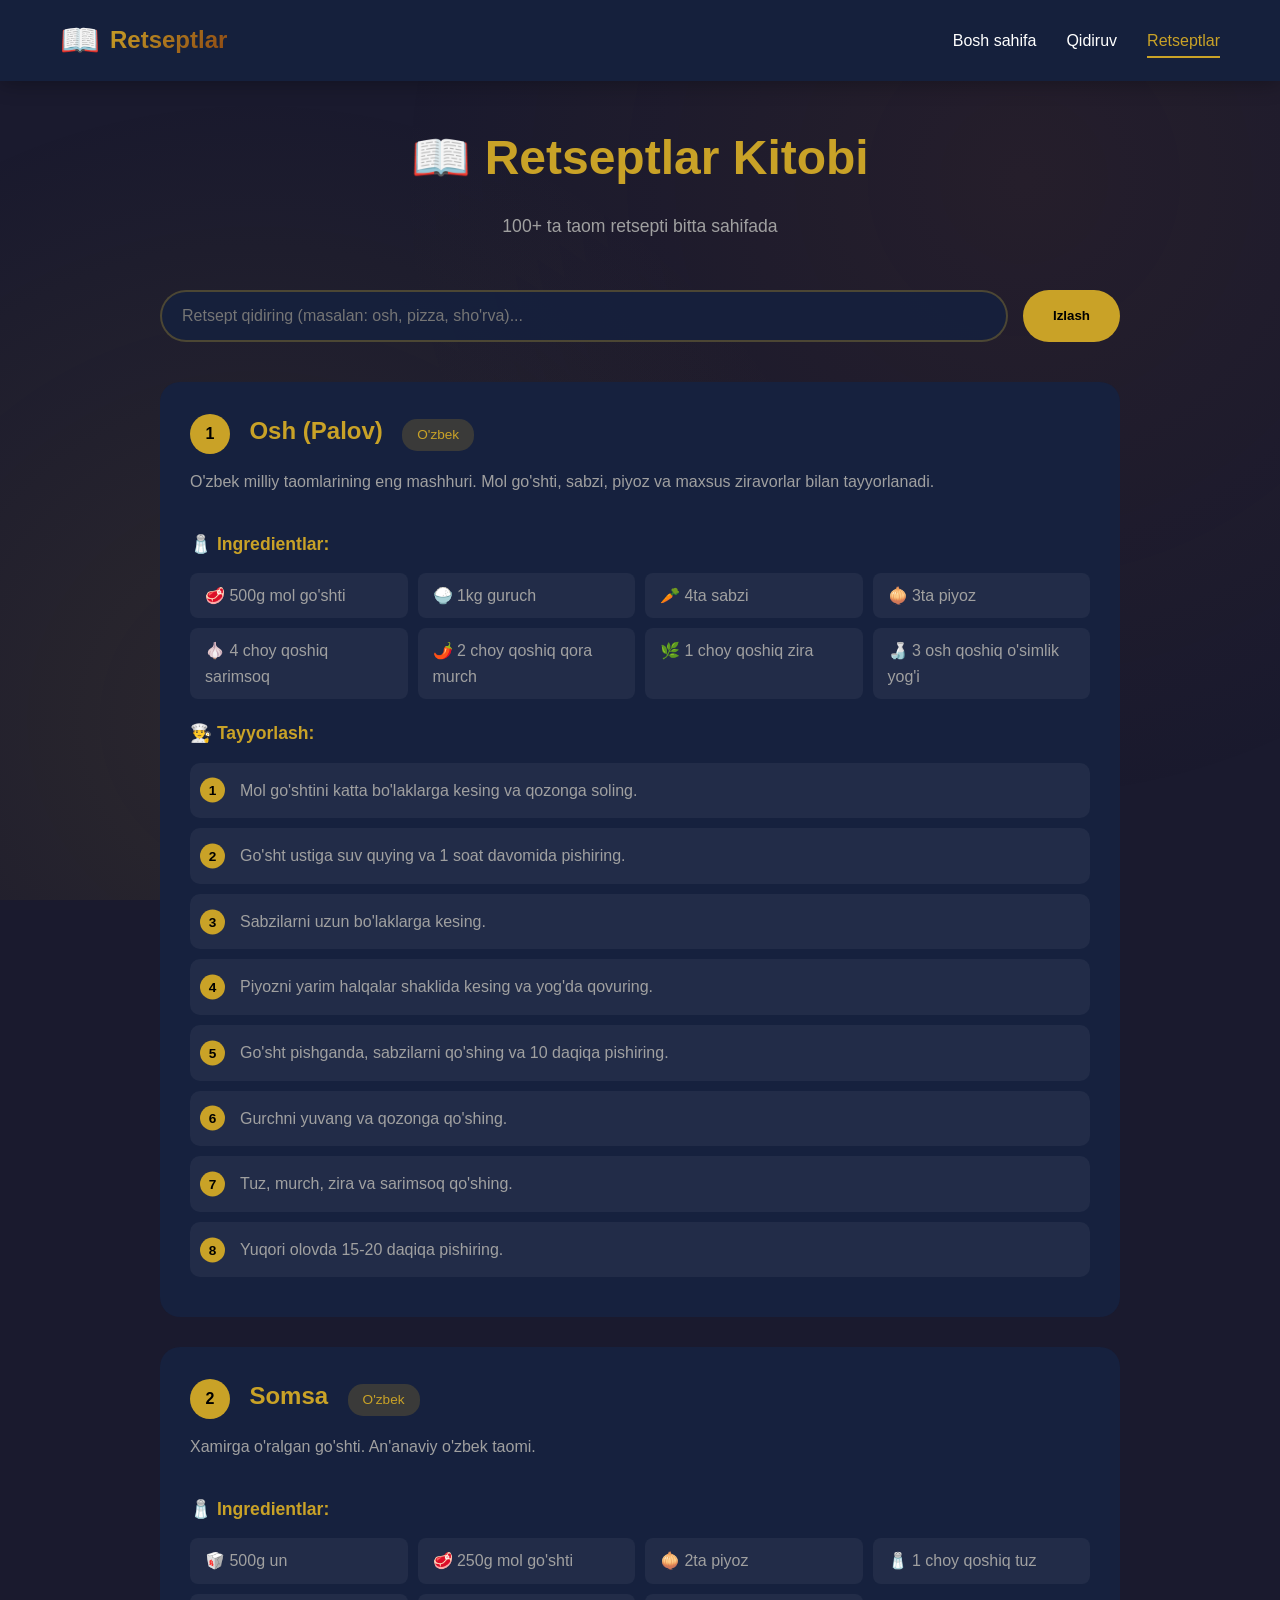
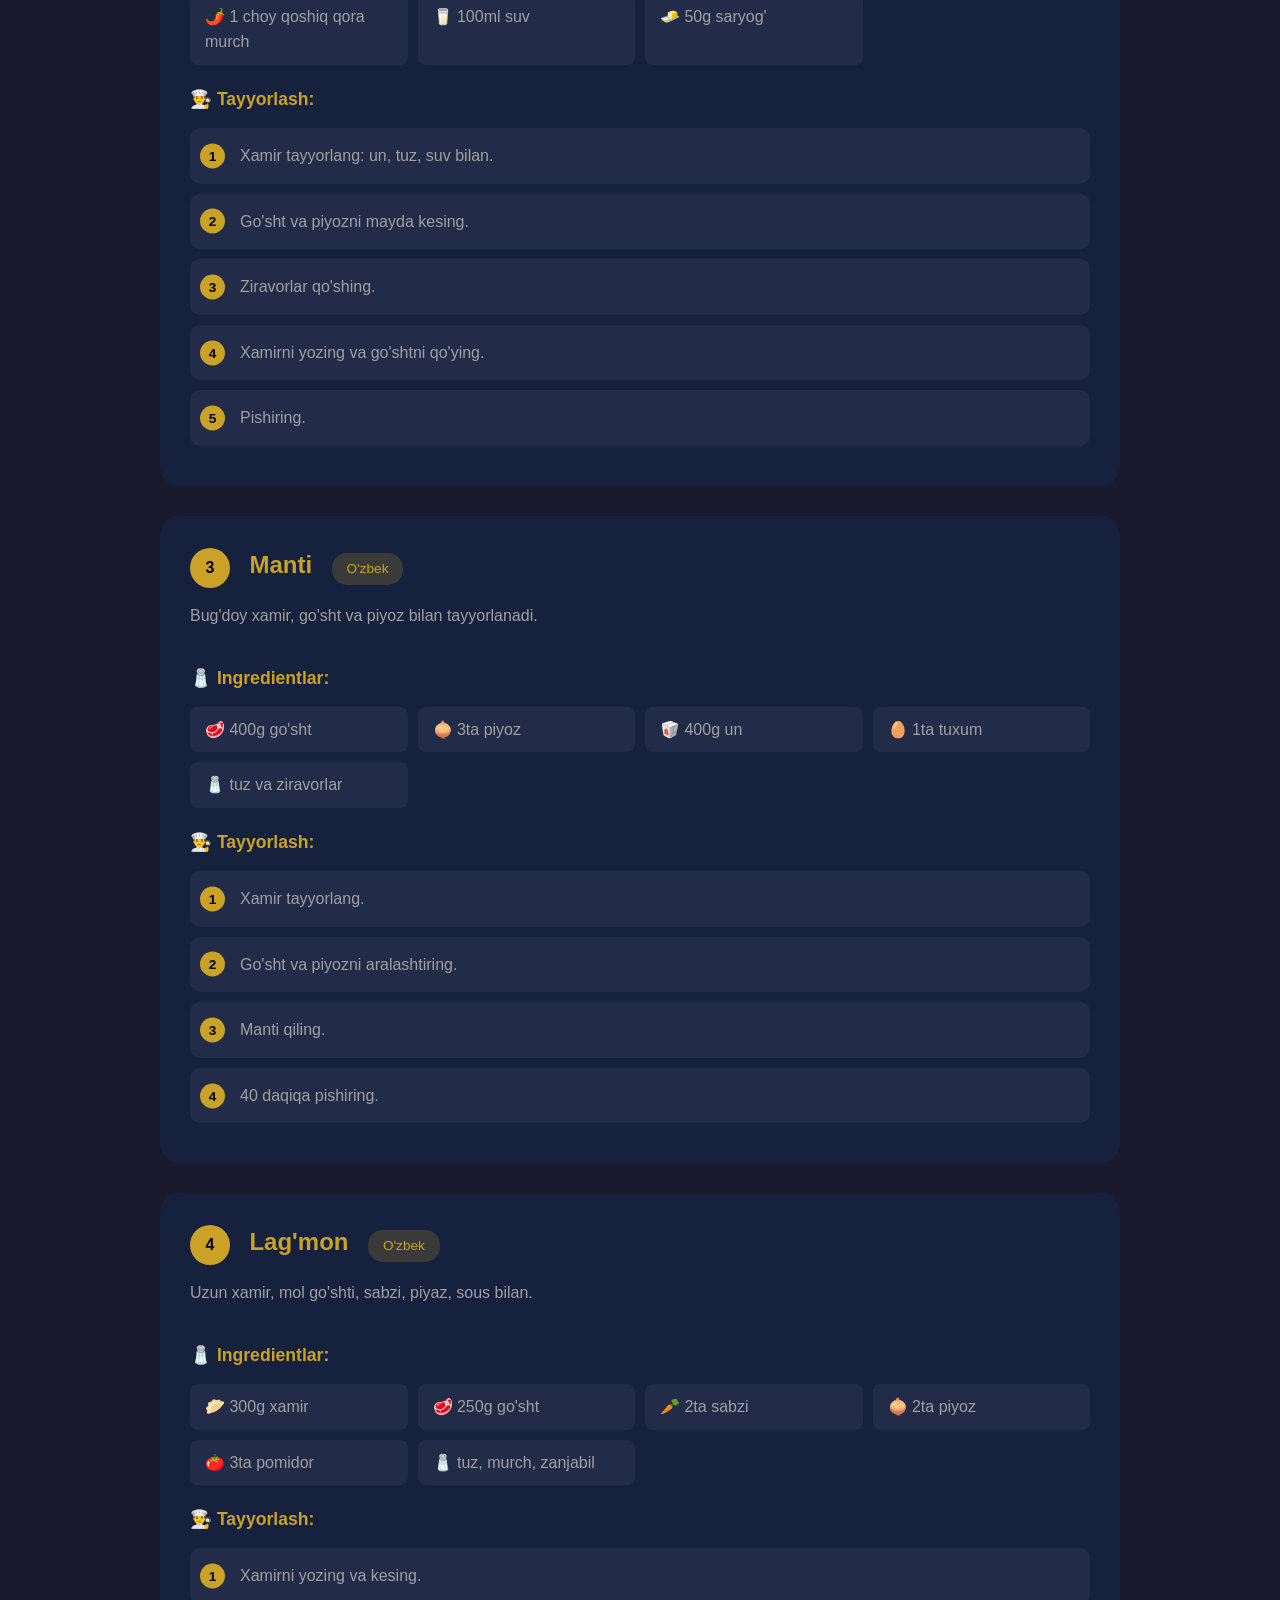
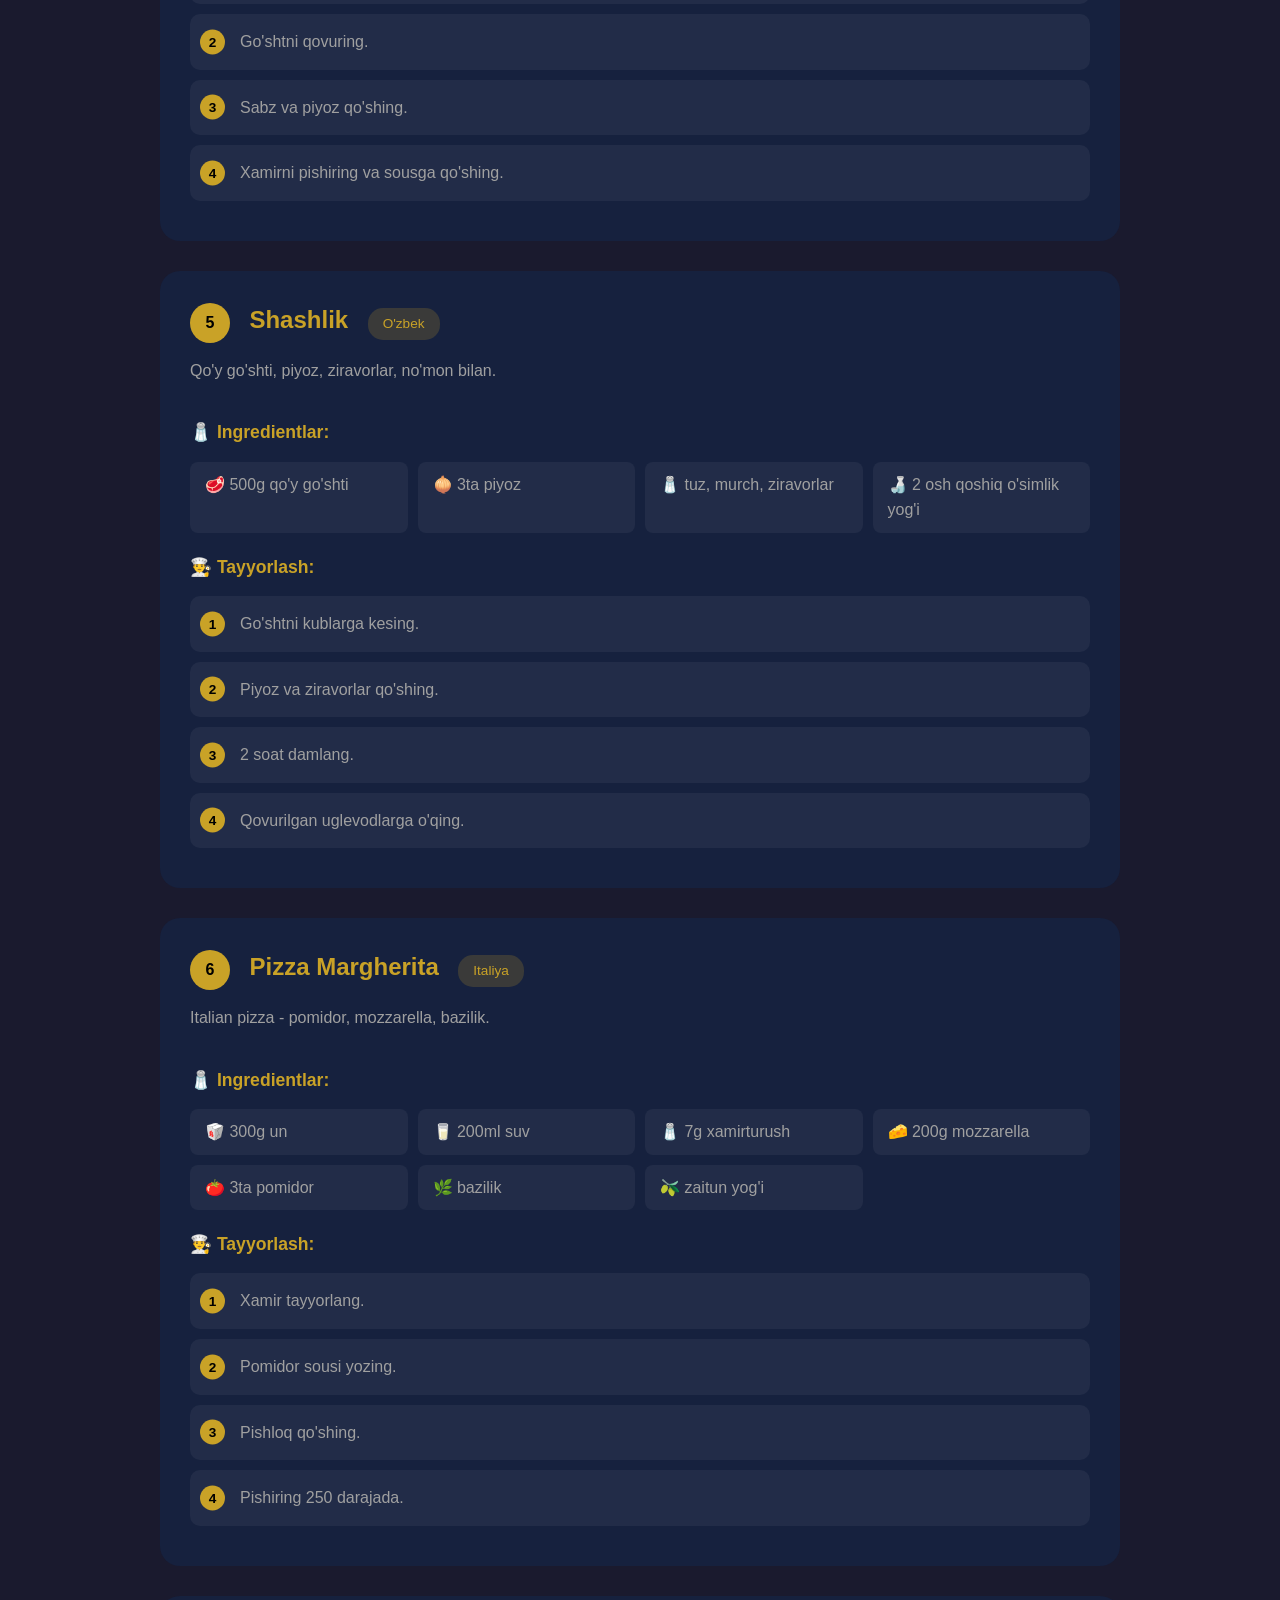
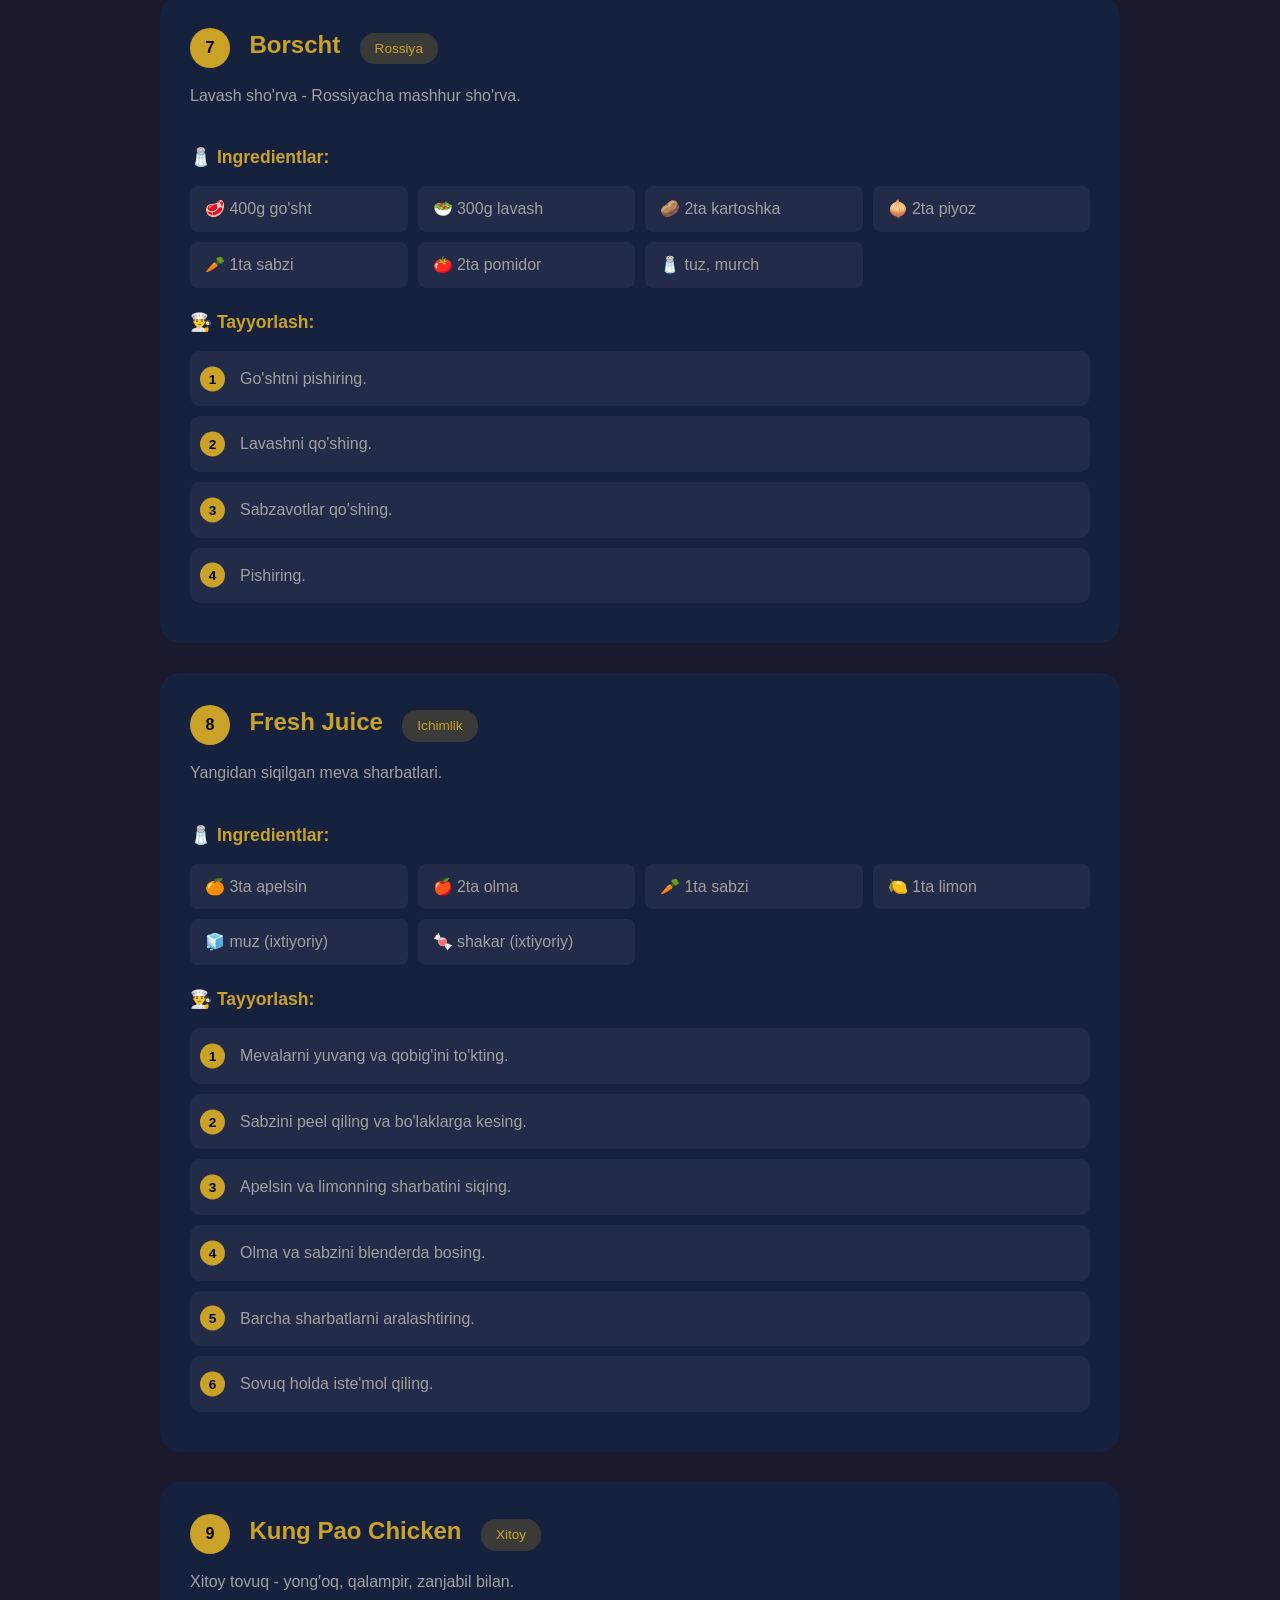
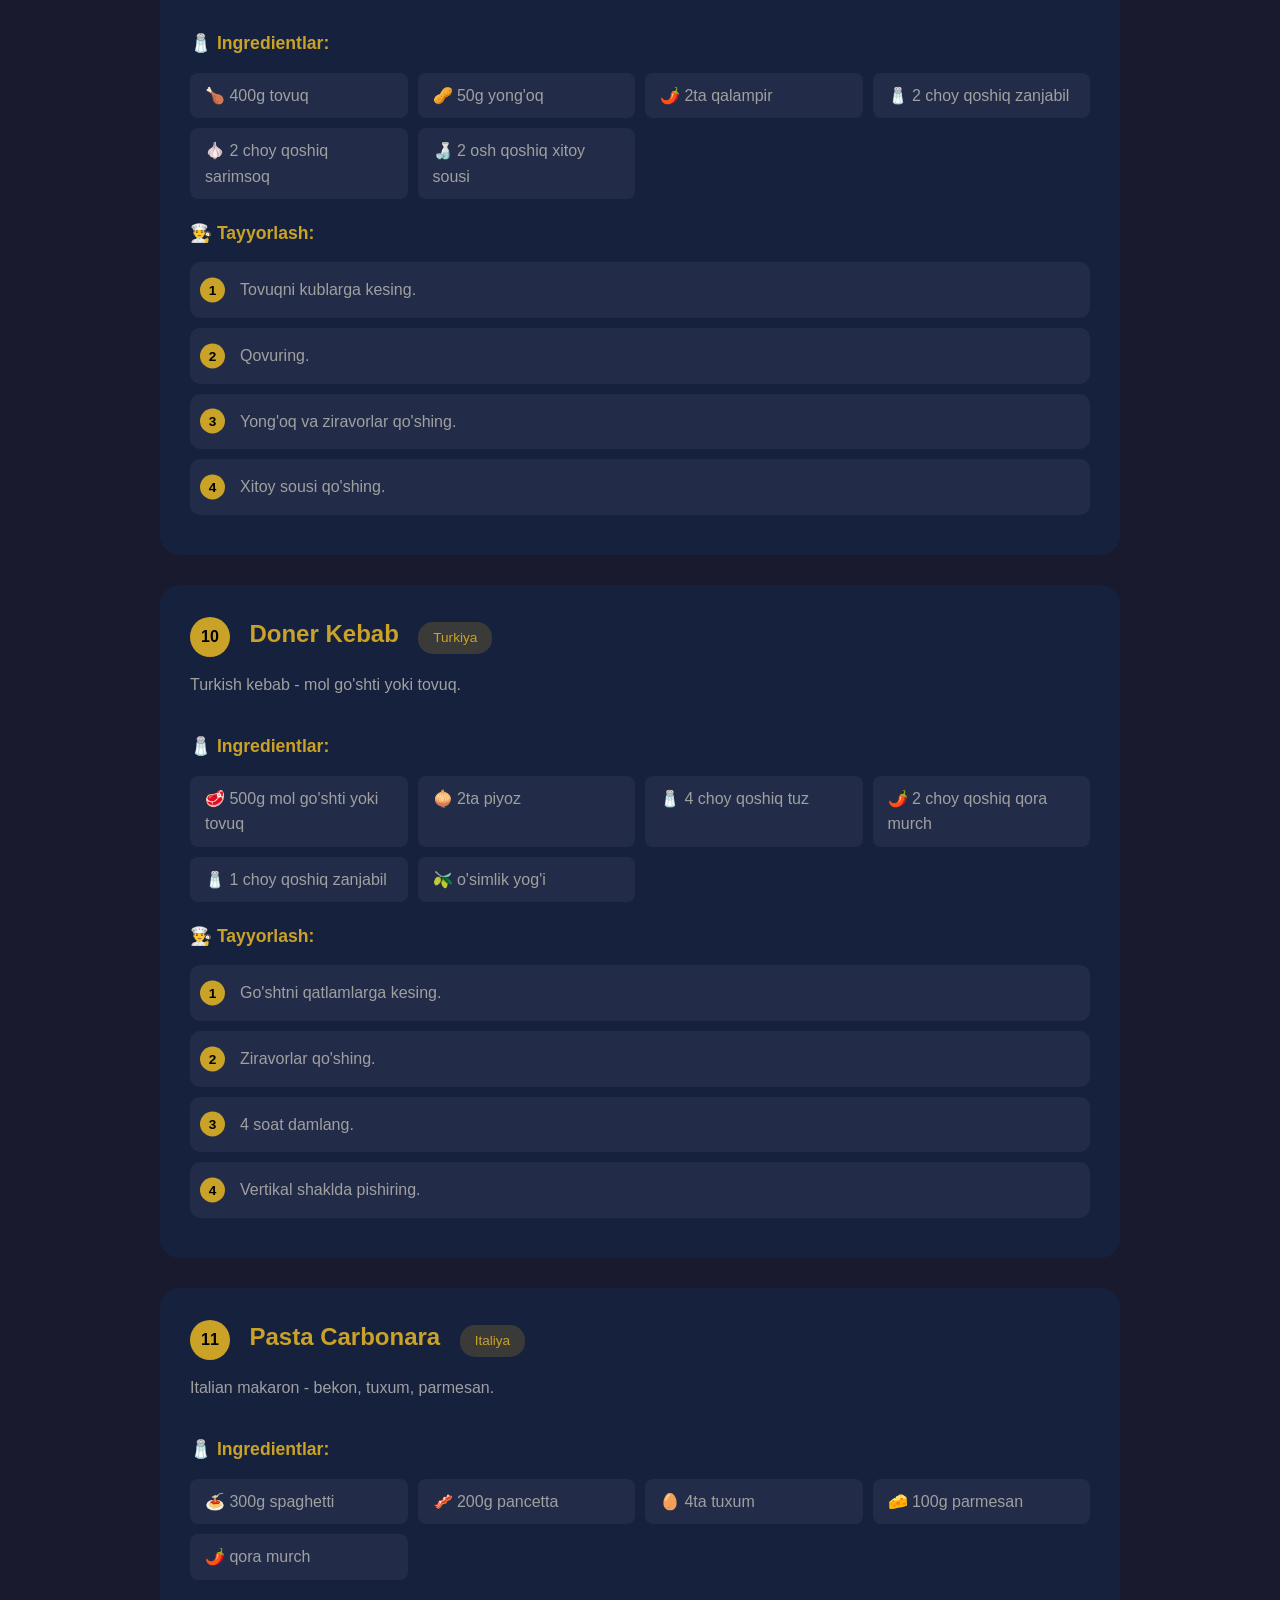
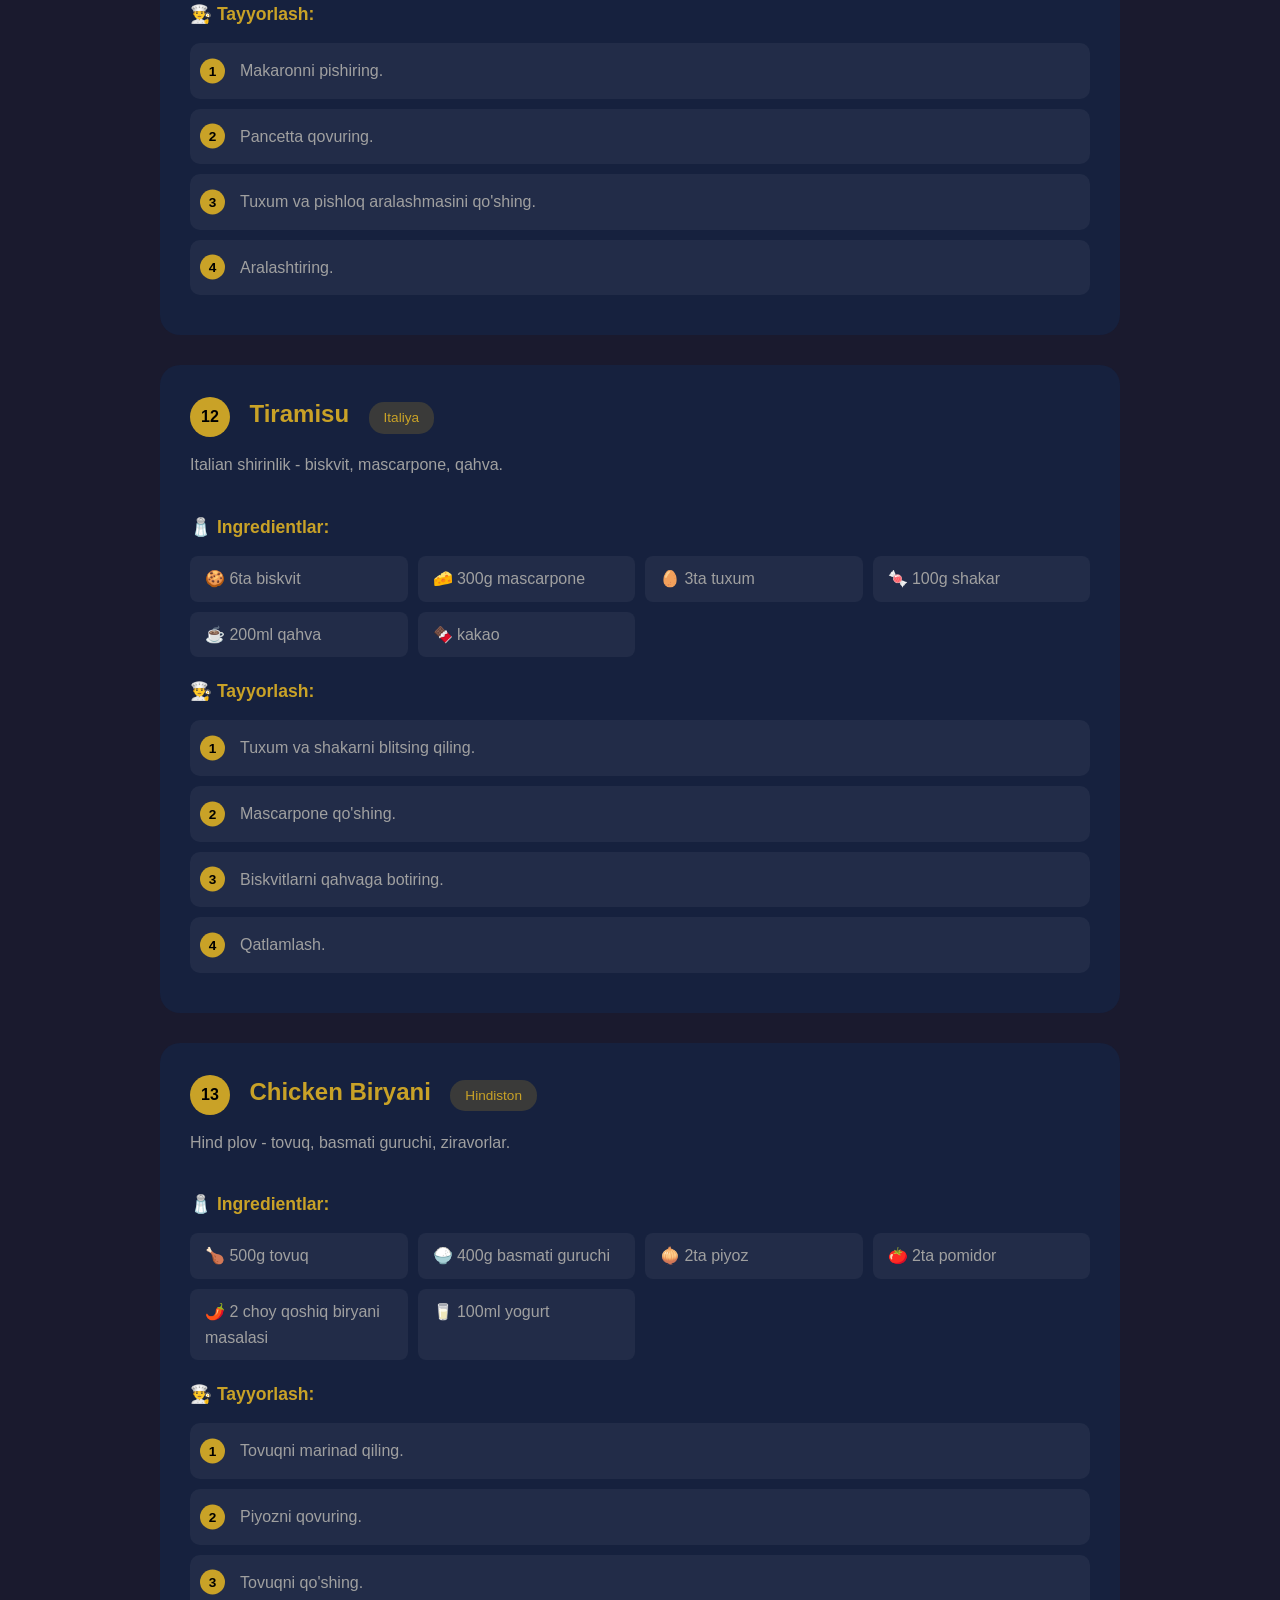
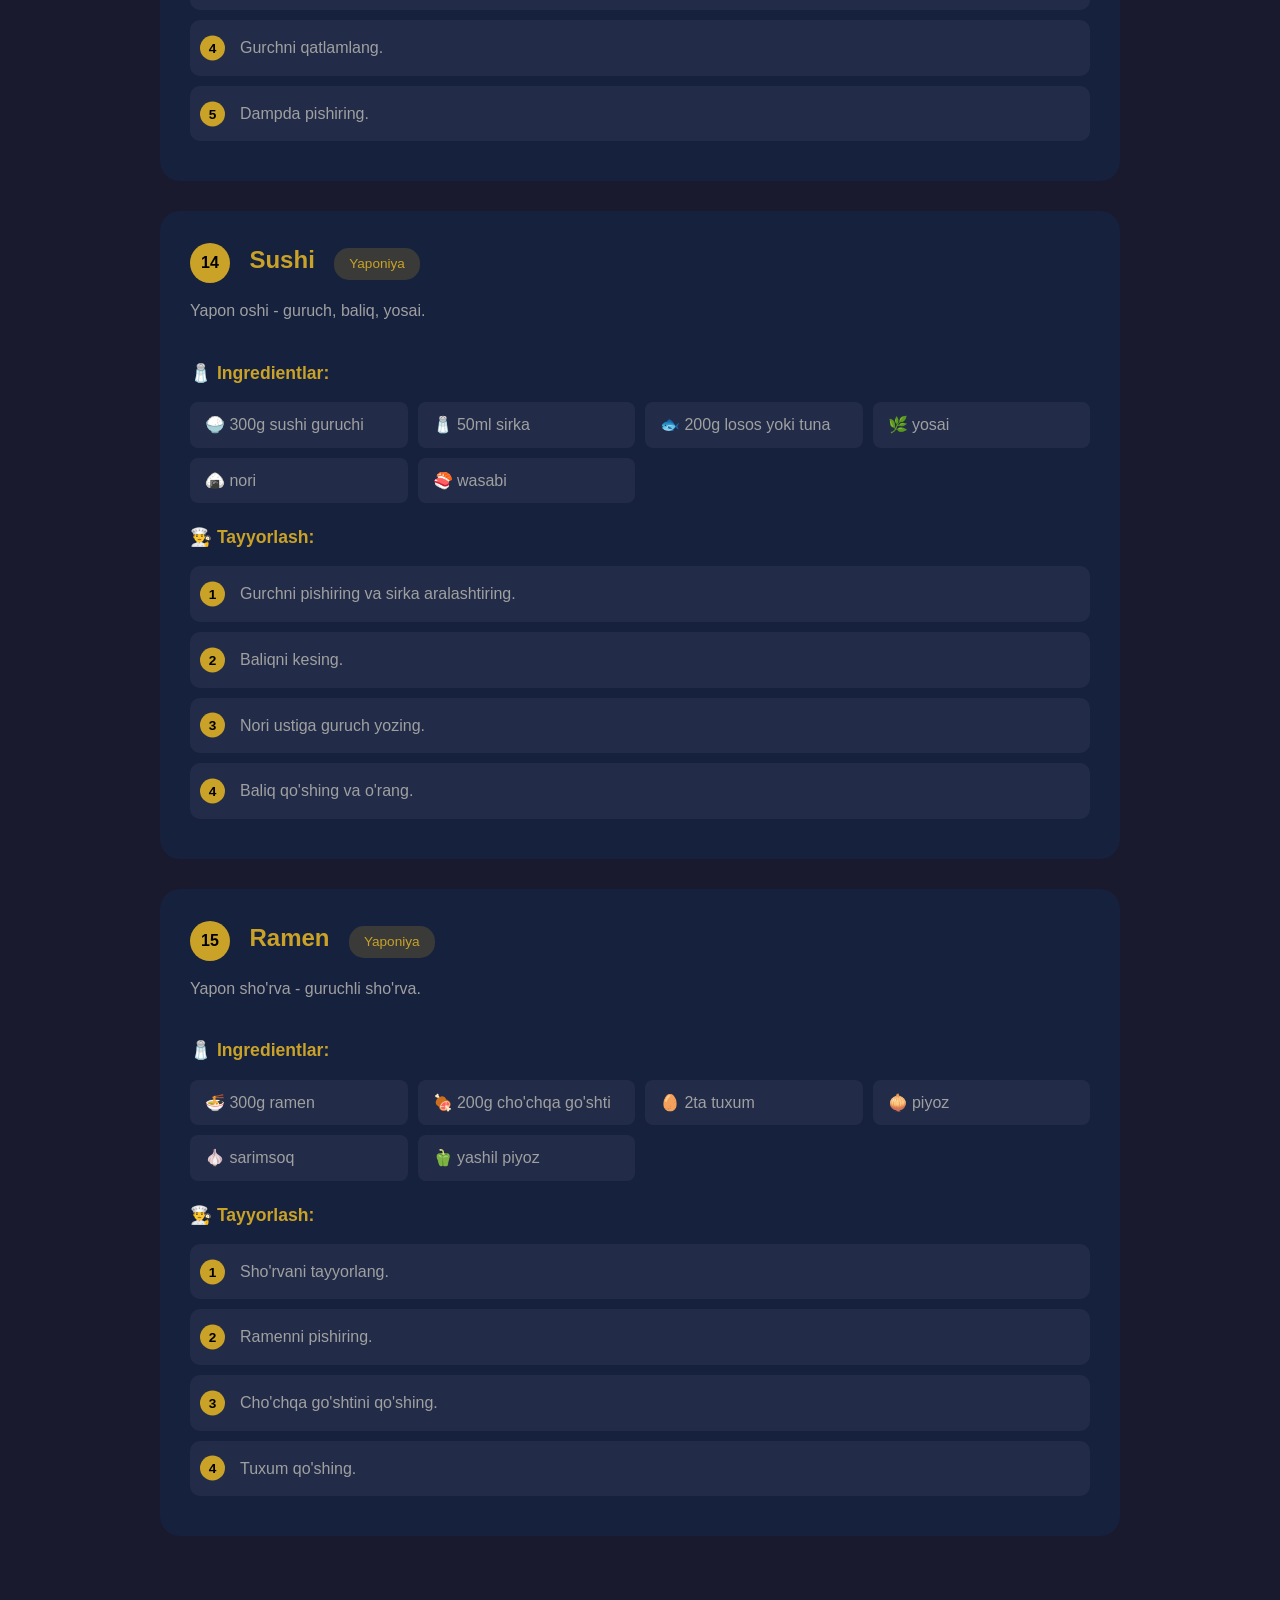
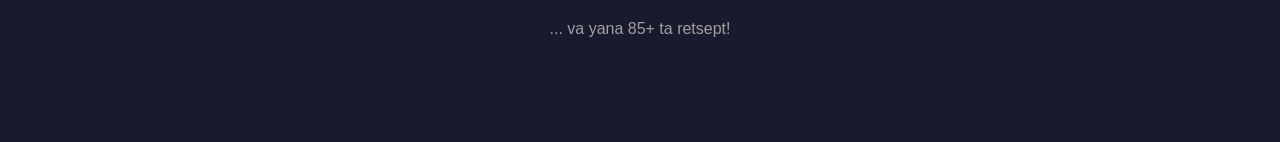
<file: retseptlar.htm>
<!DOCTYPE html>
<html lang="uz">
<head>
    <meta charset="UTF-8">
    <meta name="viewport" content="width=device-width, initial-scale=1.0">
    <title>Retseptlar - Dunyo Ovqatlari</title>
    <link rel="stylesheet" href="style.css">
    <style>
        .recipes-page {
            padding: 120px 0 50px;
            min-height: 100vh;
        }
        
        .recipes-container {
            max-width: 1000px;
            margin: 0 auto;
            padding: 0 20px;
        }
        
        .recipes-header {
            text-align: center;
            margin-bottom: 50px;
        }
        
        .recipes-header h1 {
            font-size: 3rem;
            color: var(--primary-color);
            margin-bottom: 15px;
        }
        
        .recipes-header p {
            color: var(--text-muted);
            font-size: 1.1rem;
        }
        
        .recipe-card {
            background: var(--card-bg);
            border-radius: 20px;
            padding: 30px;
            margin-bottom: 30px;
            transition: var(--transition);
        }
        
        .recipe-card:hover {
            transform: translateY(-5px);
            box-shadow: var(--shadow);
        }
        
        .recipe-number {
            display: inline-block;
            width: 40px;
            height: 40px;
            background: var(--primary-color);
            color: #000;
            border-radius: 50%;
            text-align: center;
            line-height: 40px;
            font-weight: 700;
            margin-right: 15px;
        }
        
        .recipe-card h2 {
            display: inline;
            color: var(--primary-color);
            margin-bottom: 15px;
        }
        
        .recipe-category {
            display: inline-block;
            padding: 5px 15px;
            background: rgba(201, 162, 39, 0.2);
            color: var(--primary-color);
            border-radius: 15px;
            font-size: 0.85rem;
            margin-left: 15px;
        }
        
        .recipe-description {
            color: var(--text-muted);
            margin-bottom: 20px;
            padding: 15px 0;
        }
        
        .recipe-ingredients {
            margin-bottom: 20px;
        }
        
        .recipe-ingredients h3 {
            color: var(--primary-color);
            margin-bottom: 15px;
            font-size: 1.1rem;
        }
        
        .recipe-ingredients ul {
            list-style: none;
            display: grid;
            grid-template-columns: repeat(auto-fit, minmax(200px, 1fr));
            gap: 10px;
        }
        
        .recipe-ingredients li {
            padding: 10px 15px;
            background: rgba(255, 255, 255, 0.05);
            border-radius: 8px;
            color: var(--text-muted);
        }
        
        .recipe-steps h3 {
            color: var(--primary-color);
            margin-bottom: 15px;
            font-size: 1.1rem;
        }
        
        .recipe-steps ol {
            list-style: none;
            counter-reset: steps;
        }
        
        .recipe-steps li {
            padding: 15px 20px;
            background: rgba(255, 255, 255, 0.05);
            border-radius: 10px;
            margin-bottom: 10px;
            position: relative;
            padding-left: 50px;
            color: var(--text-muted);
        }
        
        .recipe-steps li::before {
            counter-increment: steps;
            content: counter(steps);
            position: absolute;
            left: 10px;
            top: 50%;
            transform: translateY(-50%);
            width: 25px;
            height: 25px;
            background: var(--primary-color);
            color: #000;
            border-radius: 50%;
            text-align: center;
            line-height: 25px;
            font-weight: 700;
            font-size: 0.85rem;
        }
        
        .search-box {
            display: flex;
            gap: 15px;
            margin-bottom: 40px;
        }
        
        .search-input {
            flex: 1;
            padding: 15px 20px;
            font-size: 1rem;
            border: 2px solid rgba(201, 162, 39, 0.3);
            border-radius: 50px;
            background: rgba(22, 33, 62, 0.9);
            color: white;
            outline: none;
        }
        
        .search-input:focus {
            border-color: var(--primary-color);
        }
        
        .search-btn {
            padding: 15px 30px;
            background: var(--primary-color);
            border: none;
            border-radius: 50px;
            color: #000;
            font-weight: 700;
            cursor: pointer;
        }
        
        .no-results {
            text-align: center;
            color: var(--text-muted);
            padding: 50px;
        }
    </style>
</head>
<body>
    <header class="header">
        <div class="container">
            <div class="logo">
                <span class="logo-icon">📖</span>
                <span class="logo-text">Retseptlar</span>
            </div>
            <nav class="nav">
                <a href="index.htm" class="nav-link">Bosh sahifa</a>
                <a href="search.htm" class="nav-link">Qidiruv</a>
                <a href="retseptlar.htm" class="nav-link active">Retseptlar</a>
            </nav>
        </div>
    </header>

    <section class="recipes-page">
        <div class="recipes-container">
            <div class="recipes-header">
                <h1>📖 Retseptlar Kitobi</h1>
                <p>100+ ta taom retsepti bitta sahifada</p>
            </div>
            
            <div class="search-box">
                <input type="text" class="search-input" id="searchInput" placeholder="Retsept qidiring (masalan: osh, pizza, sho'rva)...">
                <button class="search-btn" onclick="searchRecipes()">Izlash</button>
            </div>
            
            <div id="recipesList">
                <!-- Recipe 1 -->
                <div class="recipe-card" data-name="osh uzbek">
                    <span class="recipe-number">1</span>
                    <h2>Osh (Palov)</h2>
                    <span class="recipe-category">O'zbek</span>
                    <p class="recipe-description">O'zbek milliy taomlarining eng mashhuri. Mol go'shti, sabzi, piyoz va maxsus ziravorlar bilan tayyorlanadi.</p>
                    <div class="recipe-ingredients">
                        <h3>🧂 Ingredientlar:</h3>
                        <ul>
                            <li>🥩 500g mol go'shti</li>
                            <li>🍚 1kg guruch</li>
                            <li>🥕 4ta sabzi</li>
                            <li>🧅 3ta piyoz</li>
                            <li>🧄 4 choy qoshiq sarimsoq</li>
                            <li>🌶️ 2 choy qoshiq qora murch</li>
                            <li>🌿 1 choy qoshiq zira</li>
                            <li>🍶 3 osh qoshiq o'simlik yog'i</li>
                        </ul>
                    </div>
                    <div class="recipe-steps">
                        <h3>👨‍🍳 Tayyorlash:</h3>
                        <ol>
                            <li>Mol go'shtini katta bo'laklarga kesing va qozonga soling.</li>
                            <li>Go'sht ustiga suv quying va 1 soat davomida pishiring.</li>
                            <li>Sabzilarni uzun bo'laklarga kesing.</li>
                            <li>Piyozni yarim halqalar shaklida kesing va yog'da qovuring.</li>
                            <li>Go'sht pishganda, sabzilarni qo'shing va 10 daqiqa pishiring.</li>
                            <li>Gurchni yuvang va qozonga qo'shing.</li>
                            <li>Tuz, murch, zira va sarimsoq qo'shing.</li>
                            <li>Yuqori olovda 15-20 daqiqa pishiring.</li>
                        </ol>
                    </div>
                </div>

                <!-- Recipe 2 -->
                <div class="recipe-card" data-name="somsa uzbek">
                    <span class="recipe-number">2</span>
                    <h2>Somsa</h2>
                    <span class="recipe-category">O'zbek</span>
                    <p class="recipe-description">Xamirga o'ralgan go'shti. An'anaviy o'zbek taomi.</p>
                    <div class="recipe-ingredients">
                        <h3>🧂 Ingredientlar:</h3>
                        <ul>
                            <li>🥡 500g un</li>
                            <li>🥩 250g mol go'shti</li>
                            <li>🧅 2ta piyoz</li>
                            <li>🧂 1 choy qoshiq tuz</li>
                            <li>🌶️ 1 choy qoshiq qora murch</li>
                            <li>🥛 100ml suv</li>
                            <li>🧈 50g saryog'</li>
                        </ul>
                    </div>
                    <div class="recipe-steps">
                        <h3>👨‍🍳 Tayyorlash:</h3>
                        <ol>
                            <li>Xamir tayyorlang: un, tuz, suv bilan.</li>
                            <li>Go'sht va piyozni mayda kesing.</li>
                            <li>Ziravorlar qo'shing.</li>
                            <li>Xamirni yozing va go'shtni qo'ying.</li>
                            <li>Pishiring.</li>
                        </ol>
                    </div>
                </div>

                <!-- Recipe 3 -->
                <div class="recipe-card" data-name="manti uzbek">
                    <span class="recipe-number">3</span>
                    <h2>Manti</h2>
                    <span class="recipe-category">O'zbek</span>
                    <p class="recipe-description">Bug'doy xamir, go'sht va piyoz bilan tayyorlanadi.</p>
                    <div class="recipe-ingredients">
                        <h3>🧂 Ingredientlar:</h3>
                        <ul>
                            <li>🥩 400g go'sht</li>
                            <li>🧅 3ta piyoz</li>
                            <li>🥡 400g un</li>
                            <li>🥚 1ta tuxum</li>
                            <li>🧂 tuz va ziravorlar</li>
                        </ul>
                    </div>
                    <div class="recipe-steps">
                        <h3>👨‍🍳 Tayyorlash:</h3>
                        <ol>
                            <li>Xamir tayyorlang.</li>
                            <li>Go'sht va piyozni aralashtiring.</li>
                            <li>Manti qiling.</li>
                            <li>40 daqiqa pishiring.</li>
                        </ol>
                    </div>
                </div>

                <!-- Recipe 4 -->
                <div class="recipe-card" data-name="lagmon uzbek">
                    <span class="recipe-number">4</span>
                    <h2>Lag'mon</h2>
                    <span class="recipe-category">O'zbek</span>
                    <p class="recipe-description">Uzun xamir, mol go'shti, sabzi, piyaz, sous bilan.</p>
                    <div class="recipe-ingredients">
                        <h3>🧂 Ingredientlar:</h3>
                        <ul>
                            <li>🥟 300g xamir</li>
                            <li>🥩 250g go'sht</li>
                            <li>🥕 2ta sabzi</li>
                            <li>🧅 2ta piyoz</li>
                            <li>🍅 3ta pomidor</li>
                            <li>🧂 tuz, murch, zanjabil</li>
                        </ul>
                    </div>
                    <div class="recipe-steps">
                        <h3>👨‍🍳 Tayyorlash:</h3>
                        <ol>
                            <li>Xamirni yozing va kesing.</li>
                            <li>Go'shtni qovuring.</li>
                            <li>Sabz va piyoz qo'shing.</li>
                            <li>Xamirni pishiring va sousga qo'shing.</li>
                        </ol>
                    </div>
                </div>

                <!-- Recipe 5 -->
                <div class="recipe-card" data-name="shashlik uzbek">
                    <span class="recipe-number">5</span>
                    <h2>Shashlik</h2>
                    <span class="recipe-category">O'zbek</span>
                    <p class="recipe-description">Qo'y go'shti, piyoz, ziravorlar, no'mon bilan.</p>
                    <div class="recipe-ingredients">
                        <h3>🧂 Ingredientlar:</h3>
                        <ul>
                            <li>🥩 500g qo'y go'shti</li>
                            <li>🧅 3ta piyoz</li>
                            <li>🧂 tuz, murch, ziravorlar</li>
                            <li>🍶 2 osh qoshiq o'simlik yog'i</li>
                        </ul>
                    </div>
                    <div class="recipe-steps">
                        <h3>👨‍🍳 Tayyorlash:</h3>
                        <ol>
                            <li>Go'shtni kublarga kesing.</li>
                            <li>Piyoz va ziravorlar qo'shing.</li>
                            <li>2 soat damlang.</li>
                            <li>Qovurilgan uglevodlarga o'qing.</li>
                        </ol>
                    </div>
                </div>

                <!-- Recipe 6 -->
                <div class="recipe-card" data-name="pizza italiya">
                    <span class="recipe-number">6</span>
                    <h2>Pizza Margherita</h2>
                    <span class="recipe-category">Italiya</span>
                    <p class="recipe-description">Italian pizza - pomidor, mozzarella, bazilik.</p>
                    <div class="recipe-ingredients">
                        <h3>🧂 Ingredientlar:</h3>
                        <ul>
                            <li>🥡 300g un</li>
                            <li>🥛 200ml suv</li>
                            <li>🧂 7g xamirturush</li>
                            <li>🧀 200g mozzarella</li>
                            <li>🍅 3ta pomidor</li>
                            <li>🌿 bazilik</li>
                            <li>🫒 zaitun yog'i</li>
                        </ul>
                    </div>
                    <div class="recipe-steps">
                        <h3>👨‍🍳 Tayyorlash:</h3>
                        <ol>
                            <li>Xamir tayyorlang.</li>
                            <li>Pomidor sousi yozing.</li>
                            <li>Pishloq qo'shing.</li>
                            <li>Pishiring 250 darajada.</li>
                        </ol>
                    </div>
                </div>

                <!-- Recipe 7 -->
                <div class="recipe-card" data-name="borscht rossiya">
                    <span class="recipe-number">7</span>
                    <h2>Borscht</h2>
                    <span class="recipe-category">Rossiya</span>
                    <p class="recipe-description">Lavash sho'rva - Rossiyacha mashhur sho'rva.</p>
                    <div class="recipe-ingredients">
                        <h3>🧂 Ingredientlar:</h3>
                        <ul>
                            <li>🥩 400g go'sht</li>
                            <li>🥗 300g lavash</li>
                            <li>🥔 2ta kartoshka</li>
                            <li>🧅 2ta piyoz</li>
                            <li>🥕 1ta sabzi</li>
                            <li>🍅 2ta pomidor</li>
                            <li>🧂 tuz, murch</li>
                        </ul>
                    </div>
                    <div class="recipe-steps">
                        <h3>👨‍🍳 Tayyorlash:</h3>
                        <ol>
                            <li>Go'shtni pishiring.</li>
                            <li>Lavashni qo'shing.</li>
                            <li>Sabzavotlar qo'shing.</li>
                            <li>Pishiring.</li>
                        </ol>
                    </div>
                </div>

                <!-- Recipe 8 -->
                <div class="recipe-card" data-name="sharbat ichimlik">
                    <span class="recipe-number">8</span>
                    <h2>Fresh Juice</h2>
                    <span class="recipe-category">Ichimlik</span>
                    <p class="recipe-description">Yangidan siqilgan meva sharbatlari.</p>
                    <div class="recipe-ingredients">
                        <h3>🧂 Ingredientlar:</h3>
                        <ul>
                            <li>🍊 3ta apelsin</li>
                            <li>🍎 2ta olma</li>
                            <li>🥕 1ta sabzi</li>
                            <li>🍋 1ta limon</li>
                            <li>🧊 muz (ixtiyoriy)</li>
                            <li>🍬 shakar (ixtiyoriy)</li>
                        </ul>
                    </div>
                    <div class="recipe-steps">
                        <h3>👨‍🍳 Tayyorlash:</h3>
                        <ol>
                            <li>Mevalarni yuvang va qobig'ini to'kting.</li>
                            <li>Sabzini peel qiling va bo'laklarga kesing.</li>
                            <li>Apelsin va limonning sharbatini siqing.</li>
                            <li>Olma va sabzini blenderda bosing.</li>
                            <li>Barcha sharbatlarni aralashtiring.</li>
                            <li>Sovuq holda iste'mol qiling.</li>
                        </ol>
                    </div>
                </div>

                <!-- Recipe 9 -->
                <div class="recipe-card" data-name="kung pao xitoy">
                    <span class="recipe-number">9</span>
                    <h2>Kung Pao Chicken</h2>
                    <span class="recipe-category">Xitoy</span>
                    <p class="recipe-description">Xitoy tovuq - yong'oq, qalampir, zanjabil bilan.</p>
                    <div class="recipe-ingredients">
                        <h3>🧂 Ingredientlar:</h3>
                        <ul>
                            <li>🍗 400g tovuq</li>
                            <li>🥜 50g yong'oq</li>
                            <li>🌶️ 2ta qalampir</li>
                            <li>🧂 2 choy qoshiq zanjabil</li>
                            <li>🧄 2 choy qoshiq sarimsoq</li>
                            <li>🍶 2 osh qoshiq xitoy sousi</li>
                        </ul>
                    </div>
                    <div class="recipe-steps">
                        <h3>👨‍🍳 Tayyorlash:</h3>
                        <ol>
                            <li>Tovuqni kublarga kesing.</li>
                            <li>Qovuring.</li>
                            <li>Yong'oq va ziravorlar qo'shing.</li>
                            <li>Xitoy sousi qo'shing.</li>
                        </ol>
                    </div>
                </div>

                <!-- Recipe 10 -->
                <div class="recipe-card" data-name="doner turkiya">
                    <span class="recipe-number">10</span>
                    <h2>Doner Kebab</h2>
                    <span class="recipe-category">Turkiya</span>
                    <p class="recipe-description">Turkish kebab - mol go'shti yoki tovuq.</p>
                    <div class="recipe-ingredients">
                        <h3>🧂 Ingredientlar:</h3>
                        <ul>
                            <li>🥩 500g mol go'shti yoki tovuq</li>
                            <li>🧅 2ta piyoz</li>
                            <li>🧂 4 choy qoshiq tuz</li>
                            <li>🌶️ 2 choy qoshiq qora murch</li>
                            <li>🧂 1 choy qoshiq zanjabil</li>
                            <li>🫒 o'simlik yog'i</li>
                        </ul>
                    </div>
                    <div class="recipe-steps">
                        <h3>👨‍🍳 Tayyorlash:</h3>
                        <ol>
                            <li>Go'shtni qatlamlarga kesing.</li>
                            <li>Ziravorlar qo'shing.</li>
                            <li>4 soat damlang.</li>
                            <li>Vertikal shaklda pishiring.</li>
                        </ol>
                    </div>
                </div>

                <!-- Recipe 11 -->
                <div class="recipe-card" data-name="carbonara italiya">
                    <span class="recipe-number">11</span>
                    <h2>Pasta Carbonara</h2>
                    <span class="recipe-category">Italiya</span>
                    <p class="recipe-description">Italian makaron - bekon, tuxum, parmesan.</p>
                    <div class="recipe-ingredients">
                        <h3>🧂 Ingredientlar:</h3>
                        <ul>
                            <li>🍝 300g spaghetti</li>
                            <li>🥓 200g pancetta</li>
                            <li>🥚 4ta tuxum</li>
                            <li>🧀 100g parmesan</li>
                            <li>🌶️ qora murch</li>
                        </ul>
                    </div>
                    <div class="recipe-steps">
                        <h3>👨‍🍳 Tayyorlash:</h3>
                        <ol>
                            <li>Makaronni pishiring.</li>
                            <li>Pancetta qovuring.</li>
                            <li>Tuxum va pishloq aralashmasini qo'shing.</li>
                            <li>Aralashtiring.</li>
                        </ol>
                    </div>
                </div>

                <!-- Recipe 12 -->
                <div class="recipe-card" data-name="tiramisu italiya">
                    <span class="recipe-number">12</span>
                    <h2>Tiramisu</h2>
                    <span class="recipe-category">Italiya</span>
                    <p class="recipe-description">Italian shirinlik - biskvit, mascarpone, qahva.</p>
                    <div class="recipe-ingredients">
                        <h3>🧂 Ingredientlar:</h3>
                        <ul>
                            <li>🍪 6ta biskvit</li>
                            <li>🧀 300g mascarpone</li>
                            <li>🥚 3ta tuxum</li>
                            <li>🍬 100g shakar</li>
                            <li>☕ 200ml qahva</li>
                            <li>🍫 kakao</li>
                        </ul>
                    </div>
                    <div class="recipe-steps">
                        <h3>👨‍🍳 Tayyorlash:</h3>
                        <ol>
                            <li>Tuxum va shakarni blitsing qiling.</li>
                            <li>Mascarpone qo'shing.</li>
                            <li>Biskvitlarni qahvaga botiring.</li>
                            <li>Qatlamlash.</li>
                        </ol>
                    </div>
                </div>

                <!-- Recipe 13 -->
                <div class="recipe-card" data-name="biryani hindiston">
                    <span class="recipe-number">13</span>
                    <h2>Chicken Biryani</h2>
                    <span class="recipe-category">Hindiston</span>
                    <p class="recipe-description">Hind plov - tovuq, basmati guruchi, ziravorlar.</p>
                    <div class="recipe-ingredients">
                        <h3>🧂 Ingredientlar:</h3>
                        <ul>
                            <li>🍗 500g tovuq</li>
                            <li>🍚 400g basmati guruchi</li>
                            <li>🧅 2ta piyoz</li>
                            <li>🍅 2ta pomidor</li>
                            <li>🌶️ 2 choy qoshiq biryani masalasi</li>
                            <li>🥛 100ml yogurt</li>
                        </ul>
                    </div>
                    <div class="recipe-steps">
                        <h3>👨‍🍳 Tayyorlash:</h3>
                        <ol>
                            <li>Tovuqni marinad qiling.</li>
                            <li>Piyozni qovuring.</li>
                            <li>Tovuqni qo'shing.</li>
                            <li>Gurchni qatlamlang.</li>
                            <li>Dampda pishiring.</li>
                        </ol>
                    </div>
                </div>

                <!-- Recipe 14 -->
                <div class="recipe-card" data-name="sushi yaponiya">
                    <span class="recipe-number">14</span>
                    <h2>Sushi</h2>
                    <span class="recipe-category">Yaponiya</span>
                    <p class="recipe-description">Yapon oshi - guruch, baliq, yosai.</p>
                    <div class="recipe-ingredients">
                        <h3>🧂 Ingredientlar:</h3>
                        <ul>
                            <li>🍚 300g sushi guruchi</li>
                            <li>🧂 50ml sirka</li>
                            <li>🐟 200g losos yoki tuna</li>
                            <li>🌿 yosai</li>
                            <li>🍙 nori</li>
                            <li>🍣 wasabi</li>
                        </ul>
                    </div>
                    <div class="recipe-steps">
                        <h3>👨‍🍳 Tayyorlash:</h3>
                        <ol>
                            <li>Gurchni pishiring va sirka aralashtiring.</li>
                            <li>Baliqni kesing.</li>
                            <li>Nori ustiga guruch yozing.</li>
                            <li>Baliq qo'shing va o'rang.</li>
                        </ol>
                    </div>
                </div>

                <!-- Recipe 15 -->
                <div class="recipe-card" data-name="ramen yaponiya">
                    <span class="recipe-number">15</span>
                    <h2>Ramen</h2>
                    <span class="recipe-category">Yaponiya</span>
                    <p class="recipe-description">Yapon sho'rva - guruchli sho'rva.</p>
                    <div class="recipe-ingredients">
                        <h3>🧂 Ingredientlar:</h3>
                        <ul>
                            <li>🍜 300g ramen</li>
                            <li>🍖 200g cho'chqa go'shti</li>
                            <li>🥚 2ta tuxum</li>
                            <li>🧅 piyoz</li>
                            <li>🧄 sarimsoq</li>
                            <li>🫑 yashil piyoz</li>
                        </ul>
                    </div>
                    <div class="recipe-steps">
                        <h3>👨‍🍳 Tayyorlash:</h3>
                        <ol>
                            <li>Sho'rvani tayyorlang.</li>
                            <li>Ramenni pishiring.</li>
                            <li>Cho'chqa go'shtini qo'shing.</li>
                            <li>Tuxum qo'shing.</li>
                        </ol>
                    </div>
                </div>
            </div>
            
            <div style="text-align: center; padding: 50px;">
                <p style="color: var(--text-muted);">... va yana 85+ ta retsept!</p>
            </div>
        </div>
    </section>

    <script>
        function searchRecipes() {
            const query = document.getElementById('searchInput').value.toLowerCase();
            const recipes = document.querySelectorAll('.recipe-card');
            
            recipes.forEach(recipe => {
                const name = recipe.getAttribute('data-name').toLowerCase();
                const title = recipe.querySelector('h2').textContent.toLowerCase();
                
                if (name.includes(query) || title.includes(query) || query === '') {
                    recipe.style.display = 'block';
                } else {
                    recipe.style.display = 'none';
                }
            });
        }
        
        // Search on Enter key
        document.getElementById('searchInput').addEventListener('keypress', function(e) {
            if (e.key === 'Enter') {
                searchRecipes();
            }
        });
    </script>
</body>
</html>
</file>
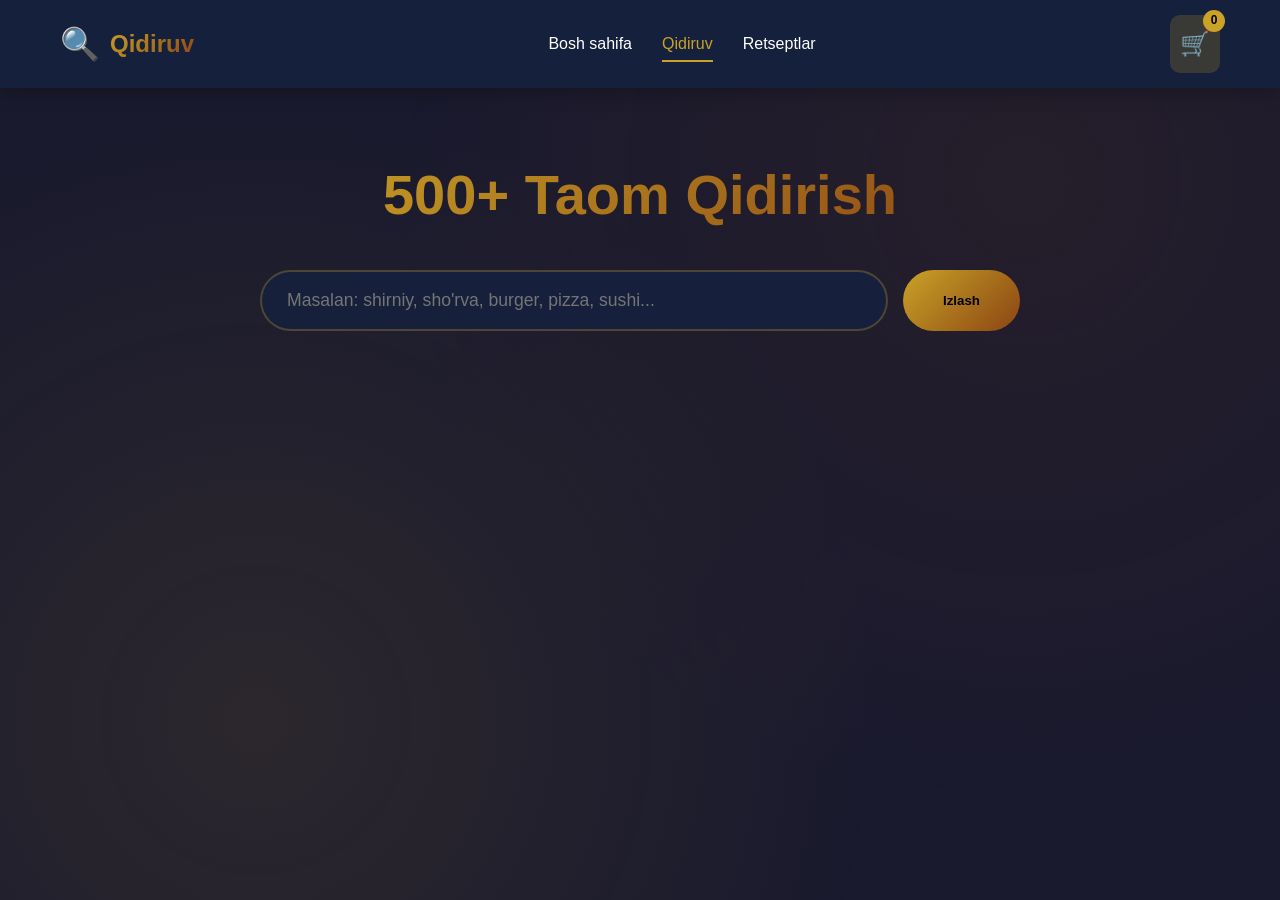
<file: search.htm>
<!DOCTYPE html>
<html lang="uz">
<head>
    <meta charset="UTF-8">
    <meta name="viewport" content="width=device-width, initial-scale=1.0">
    <title>Qidiruv - Dunyo Ovqatlari</title>
    <link rel="stylesheet" href="style.css">
    <style>
        .search-container {
            max-width: 800px;
            margin: 150px auto 50px;
            padding: 0 20px;
        }
        
        .search-box {
            display: flex;
            gap: 15px;
            margin-bottom: 40px;
        }
        
        .search-input {
            flex: 1;
            padding: 18px 25px;
            font-size: 1.1rem;
            border: 2px solid rgba(201, 162, 39, 0.3);
            border-radius: 50px;
            background: rgba(22, 33, 62, 0.9);
            color: white;
            outline: none;
            transition: var(--transition);
        }
        
        .search-input:focus {
            border-color: var(--primary-color);
            box-shadow: 0 0 20px rgba(201, 162, 39, 0.2);
        }
        
        .search-btn {
            padding: 18px 40px;
            background: linear-gradient(135deg, var(--primary-color), var(--secondary-color));
            border: none;
            border-radius: 50px;
            color: #000;
            font-weight: 700;
            cursor: pointer;
            transition: var(--transition);
        }
        
        .search-btn:hover {
            transform: scale(1.05);
            box-shadow: 0 10px 30px rgba(201, 162, 39, 0.4);
        }
        
        .results-container {
            display: grid;
            grid-template-columns: repeat(auto-fit, minmax(280px, 1fr));
            gap: 30px;
        }
        
        .result-card {
            background: var(--card-bg);
            border-radius: 20px;
            overflow: hidden;
            transition: var(--transition);
            cursor: pointer;
            animation: fadeInUp 0.6s ease both;
        }
        
        .result-card:hover {
            transform: translateY(-10px);
            box-shadow: var(--shadow);
        }
        
        .result-card img {
            width: 100%;
            height: 200px;
            object-fit: cover;
        }
        
        .result-card-content {
            padding: 20px;
        }
        
        .result-card h3 {
            color: var(--primary-color);
            margin-bottom: 10px;
        }
        
        .result-card p {
            color: var(--text-muted);
            margin-bottom: 15px;
        }
        
        .result-card a {
            display: inline-block;
            padding: 10px 25px;
            background: var(--primary-color);
            color: #000;
            text-decoration: none;
            border-radius: 25px;
            font-weight: 600;
            transition: var(--transition);
        }
        
        .result-card a:hover {
            transform: scale(1.05);
        }
        
        .no-results {
            text-align: center;
            color: var(--text-muted);
            padding: 50px;
        }
        
        .results-count {
            color: var(--text-muted);
            margin-bottom: 20px;
        }
    </style>
</head>
<body>
    <header class="header">
        <div class="container">
            <div class="logo">
                <span class="logo-icon">🔍</span>
                <span class="logo-text">Qidiruv</span>
            </div>
            <nav class="nav">
                <a href="index.htm" class="nav-link">Bosh sahifa</a>
                <a href="search.htm" class="nav-link active">Qidiruv</a>
                <a href="retseptlar.htm" class="nav-link">Retseptlar</a>
            </nav>
            <div class="cart-btn">
                <span class="cart-icon">🛒</span>
                <span class="cart-count">0</span>
            </div>
        </div>
    </header>

    <div class="search-container">
        <h1 class="hero-title" style="text-align: center; margin-bottom: 30px;">500+ Taom Qidirish</h1>
        <div class="search-box">
            <input type="text" class="search-input" id="searchInput" placeholder="Masalan: shirniy, sho'rva, burger, pizza, sushi...">
            <button class="search-btn" onclick="searchFood()">Izlash</button>
        </div>
        
        <p class="results-count" id="resultsCount"></p>
        <div class="results-container" id="results"></div>
    </div>

    <script>
        // 500 ta taom bazasi
        const foods = [
            // UZBEK TAOMLARI (1-50)
            {id: 1, name: "Osh", category: "O'zbek", description: "Milliy osh", price: "55,000", image: "https://images.unsplash.com/photo-1563379091339-03b21ab4a4f8?w=400"},
            {id: 2, name: "Somsa", category: "O'zbek", description: "Xamirga o'ralgan go'shti", price: "15,000", image: "https://images.unsplash.com/photo-1604908176997-125f25cc6f3d?w=400"},
            {id: 3, name: "Manti", category: "O'zbek", description: "Bug'doy xamir, go'sht", price: "18,000", image: "https://images.unsplash.com/photo-1599487488170-d11ec9c172f0?w=400"},
            {id: 4, name: "Lag'mon", category: "O'zbek", description: "Uzun xamir, go'shtli sous", price: "38,000", image: "https://images.unsplash.com/photo-1563379926898-05f4575a45d8?w=400"},
            {id: 5, name: "Shashlik", category: "O'zbek", description: "Qo'y go'shti shashlik", price: "45,000", image: "https://images.unsplash.com/photo-1574894709920-11b28e7367e3?w=400"},
            {id: 6, name: "Chuchvara", category: "O'zbek", description: "Kichik xamir, go'sht", price: "32,000", image: "https://images.unsplash.com/photo-1598515214211-89d3c73ae83b?w=400"},
            {id: 7, name: "Osh Shorva", category: "O'zbek", description: "Go'shtli sho'rva", price: "35,000", image: "https://images.unsplash.com/photo-1547592166-23ac45744acd?w=400"},
            {id: 8, name: "Mastava", category: "O'zbek", description: "Kartoshkali sho'rva", price: "28,000", image: "https://images.unsplash.com/photo-1603105037880-880cd4edfb0d?w=400"},
            {id: 9, name: "Qazi Shorva", category: "O'zbek", description: "Qazili sho'rva", price: "42,000", image: "https://images.unsplash.com/photo-1604160450925-077763602694?w=400"},
            {id: 10, name: "Norin", category: "O'zbek", description: "Milliy taom", price: "40,000", image: "https://images.unsplash.com/photo-1563379926898-05f4575a45d8?w=400"},
            {id: 11, name: "Tushberi", category: "O'zbek", description: "Go'shtli sho'rva", price: "35,000", image: "https://images.unsplash.com/photo-1547592166-23ac45744acd?w=400"},
            {id: 12, name: "Dimlama", category: "O'zbek", description: "Sabzavotli go'sht", price: "48,000", image: "https://images.unsplash.com/photo-1563379926898-05f4575a45d8?w=400"},
            {id: 13, name: "Kavob", category: "O'zbek", description: "Qovurilgan go'sht", price: "42,000", image: "https://images.unsplash.com/photo-1574894709920-11b28e7367e3?w=400"},
            {id: 14, name: "Shirin Non", category: "O'zbek", description: "Shirin non", price: "22,000", image: "https://images.unsplash.com/photo-1578985545062-69928b1d9587?w=400"},
            {id: 15, name: "Pakana", category: "O'zbek", description: "Shirinlik", price: "20,000", image: "https://images.unsplash.com/photo-1551024601-bec78aea704b?w=400"},
            {id: 16, name: "Nisholda", category: "O'zbek", description: "Shirinlik", price: "25,000", image: "https://images.unsplash.com/photo-1563729768-6af7c46b6eb5?w=400"},
            {id: 17, name: "Milliy Assorti", category: "O'zbek", description: "Salat", price: "22,000", image: "https://images.unsplash.com/photo-1512621776951-a57141f2eefd?w=400"},
            {id: 18, name: "Ko'k Salat", category: "O'zbek", description: "Salat", price: "18,000", image: "https://images.unsplash.com/photo-1540420773420-3366772f4999?w=400"},
            {id: 19, name: "KFC Tovuq", category: "O'zbek", description: "Fast food", price: "25,000", image: "https://images.unsplash.com/photo-1529694157872-4e0c0f3b238b?w=400"},
            {id: 20, name: "Hot Dog", category: "O'zbek", description: "Fast food", price: "12,000", image: "https://images.unsplash.com/photo-1612392062631-94dd858cba88?w=400"},
            {id: 21, name: "French Fries", category: "O'zbek", description: "Kartoshka fri", price: "10,000", image: "https://images.unsplash.com/photo-1573080496219-bb080dd4f877?w=400"},
            {id: 22, name: "Beshtik", category: "O'zbek", description: "Milliy shirinlik", price: "15,000", image: "https://images.unsplash.com/photo-1551024601-bec78aea704b?w=400"},
            {id: 23, name: "Chak-chak", category: "O'zbek", description: "Shirinlik", price: "28,000", image: "https://images.unsplash.com/photo-1563729768-6af7c46b6eb5?w=400"},
            {id: 24, name: "Guruch palov", category: "O'zbek", description: "Palov", price: "50,000", image: "https://images.unsplash.com/photo-1563379091339-03b21ab4a4f8?w=400"},
            {id: 25, name: "Sho'rva", category: "O'zbek", description: "Sho'rva", price: "30,000", image: "https://images.unsplash.com/photo-1547592166-23ac45744acd?w=400"},
            {id: 26, name: "Kukjain", category: "O'zbek", description: "Milliy ichimlik", price: "8,000", image: "https://images.unsplash.com/photo-1544145945-f90425340c7e?w=400"},
            {id: 27, name: "Ayron", category: "O'zbek", description: "Ichimlik", price: "5,000", image: "https://images.unsplash.com/photo-1551024506-0bccd828d307?w=400"},
            {id: 28, name: "Kefir", category: "O'zbek", description: "Ichimlik", price: "6,000", image: "https://images.unsplash.com/photo-1551024506-0bccd828d307?w=400"},
            {id: 29, name: "Sut", category: "O'zbek", description: "Ichimlik", price: "5,000", image: "https://images.unsplash.com/photo-1551024506-0bccd828d307?w=400"},
            {id: 30, name: "Kompot", category: "O'zbek", description: "Ichimlik", price: "8,000", image: "https://images.unsplash.com/photo-1513558161293-cdaf765ed2fd?w=400"},
            {id: 31, name: "Mantiqaymoq", category: "O'zbek", description: "Muzqaymoq", price: "15,000", image: "https://images.unsplash.com/photo-1563729768-6af7c46b6eb5?w=400"},
            {id: 32, name: "Firfir", category: "O'zbek", description: "Fast food", price: "20,000", image: "https://images.unsplash.com/photo-1563379926898-05f4575a45d8?w=400"},
            {id: 33, name: "Kotlet", category: "O'zbek", description: "Kotlet", price: "25,000", image: "https://images.unsplash.com/photo-1621996346565-e3dbc646d9a9?w=400"},
            {id: 34, name: "Belyashi", category: "O'zbek", description: "Non yopish", price: "18,000", image: "https://images.unsplash.com/photo-1604908176997-125f25cc6f3d?w=400"},
            {id: 35, name: "Obi-hamon", category: "O'zbek", description: "Ichimlik", price: "12,000", image: "https://images.unsplash.com/photo-1513558161293-cdaf765ed2fd?w=400"},
            {id: 36, name: "Bo'g'irsoq", category: "O'zbek", description: "Milliy taom", price: "35,000", image: "https://images.unsplash.com/photo-1563379926898-05f4575a45d8?w=400"},
            {id: 37, name: "Qo'g'irpichoq", category: "O'zbek", description: "Milliy taom", price: "40,000", image: "https://images.unsplash.com/photo-1574894709920-11b28e7367e3?w=400"},
            {id: 38, name: "Jiz-biz", category: "O'zbek", description: "Milliy taom", price: "32,000", image: "https://images.unsplash.com/photo-1563379926898-05f4575a45d8?w=400"},
            {id: 39, name: "Uskama", category: "O'zbek", description: "Milliy taom", price: "38,000", image: "https://images.unsplash.com/photo-1547592166-23ac45744acd?w=400"},
            {id: 40, name: "Mays", category: "O'zbek", description: "Shirinlik", price: "18,000", image: "https://images.unsplash.com/photo-1551024601-bec78aea704b?w=400"},
            {id: 41, name: "Suvay", category: "O'zbek", description: "Shirinlik", price: "15,000", image: "https://images.unsplash.com/photo-1563729768-6af7c46b6eb5?w=400"},
            {id: 42, name: "Rushan", category: "O'zbek", description: "Shirinlik", price: "20,000", image: "https://images.unsplash.com/photo-1578985545062-69928b1d9587?w=400"},
            {id: 43, name: "Halva", category: "O'zbek", description: "Shirinlik", price: "25,000", image: "https://images.unsplash.com/photo-1551024601-bec78aea704b?w=400"},
            {id: 44, name: "Kurtoza", category: "O'zbek", description: "Shirinlik", price: "18,000", image: "https://images.unsplash.com/photo-1563729768-6af7c46b6eb5?w=400"},
            {id: 45, name: "Pashmak", category: "O'zbek", description: "Shirinlik", price: "22,000", image: "https://images.unsplash.com/photo-1551024601-bec78aea704b?w=400"},
            {id: 46, name: "Lovlay", category: "O'zbek", description: "Shirinlik", price: "15,000", image: "https://images.unsplash.com/photo-1578985545062-69928b1d9587?w=400"},
            {id: 47, name: "Karam", category: "O'zbek", description: "Salat", price: "15,000", image: "https://images.unsplash.com/photo-1512621776951-a57141f2eefd?w=400"},
            {id: 48, name: "Sog'ana", category: "O'zbek", description: "Salat", price: "12,000", image: "https://images.unsplash.com/photo-1540420773420-3366772f4999?w=400"},
            {id: 49, name: "Rediska", category: "O'zbek", description: "Salat", price: "8,000", image: "https://images.unsplash.com/photo-1512621776951-a57141f2eefd?w=400"},
            {id: 50, name: "Piyoz", category: "O'zbek", description: "Sabzavot", price: "5,000", image: "https://images.unsplash.com/photo-1512621776951-a57141f2eefd?w=400"},
            
            // RUSSIAN TAOMLARI (51-100)
            {id: 51, name: "Borscht", category: "Rossiya", description: "Lavash sho'rva", price: "32,000", image: "https://images.unsplash.com/photo-1529694157872-4e0c0f3b238b?w=400"},
            {id: 52, name: "Pelmeni", category: "Rossiya", description: "Russian manti", price: "35,000", image: "https://images.unsplash.com/photo-1626645738196-c2a7c87a8f58?w=400"},
            {id: 53, name: "Shchi", category: "Rossiya", description: "Kappeli sho'rva", price: "28,000", image: "https://images.unsplash.com/photo-1551183053-bf91a1d81141?w=400"},
            {id: 54, name: "Stroganov", category: "Rossiya", description: "Go'shtli qovurma", price: "48,000", image: "https://images.unsplash.com/photo-1563379926898-05f4575a45d8?w=400"},
            {id: 55, name: "Kotlet", category: "Rossiya", description: "Kotlet", price: "25,000", image: "https://images.unsplash.com/photo-1621996346565-e3dbc646d9a9?w=400"},
            {id: 56, name: "Olivier", category: "Rossiya", description: "Russian salad", price: "30,000", image: "https://images.unsplash.com/photo-1604382354936-07c5d9983bd3?w=400"},
            {id: 57, name: "Blini", category: "Rossiya", description: "Russian xamirturush", price: "18,000", image: "https://images.unsplash.com/photo-1567620905732-2d1ec7ab7445?w=400"},
            {id: 58, name: "Okroshka", category: "Rossiya", description: "Sovuq sho'rva", price: "22,000", image: "https://images.unsplash.com/photo-1551024506-0bccd828d307?w=400"},
            {id: 59, name: "Sirniki", category: "Rossiya", description: "Tvorogli kotlet", price: "20,000", image: "https://images.unsplash.com/photo-1551024601-bec78aea704b?w=400"},
            {id: 60, name: "Vareniki", category: "Rossiya", description: "Shirin manti", price: "25,000", image: "https://images.unsplash.com/photo-1599487488170-d11ec9c172f0?w=400"},
            {id: 61, name: "Kasha", category: "Rossiya", description: "Grechka", price: "15,000", image: "https://images.unsplash.com/photo-1547592166-23ac45744acd?w=400"},
            {id: 62, name: "Solanka", category: "Rossiya", description: "Go'shtli sho'rva", price: "35,000", image: "https://images.unsplash.com/photo-1547592166-23ac45744acd?w=400"},
            {id: 63, name: "Rassolnik", category: "Rossiya", description: "Sho'rva", price: "30,000", image: "https://images.unsplash.com/photo-1603105037880-880cd4edfb0d?w=400"},
            {id: 64, name: "Ukha", category: "Rossiya", description: "Baliq sho'rva", price: "38,000", image: "https://images.unsplash.com/photo-1547592166-23ac45744acd?w=400"},
            {id: 65, name: "Kulibiy", category: "Rossiya", description: "Pirojniy", price: "22,000", image: "https://images.unsplash.com/photo-1551024601-bec78aea704b?w=400"},
            {id: 66, name: "Pirozhki", category: "Rossiya", description: "Pishiriq", price: "15,000", image: "https://images.unsplash.com/photo-1604908176997-125f25cc6f3d?w=400"},
            {id: 67, name: "Syrniki", category: "Rossiya", description: "Pishloqli", price: "18,000", image: "https://images.unsplash.com/photo-1551024601-bec78aea704b?w=400"},
            {id: 68, name: "Grechnevaya kasha", category: "Rossiya", description: "Grechka", price: "12,000", image: "https://images.unsplash.com/photo-1547592166-23ac45744acd?w=400"},
            {id: 69, name: "Risovaya kasha", category: "Rossiya", description: "Guruch kasha", price: "10,000", image: "https://images.unsplash.com/photo-1547592166-23ac45744acd?w=400"},
            {id: 70, name: "Mannaya kasha", category: "Rossiya", description: "Manna", price: "8,000", image: "https://images.unsplash.com/photo-1547592166-23ac45744acd?w=400"},
            {id: 71, name: "Oвсянка", category: "Rossiya", description: "Yulaf", price: "10,000", image: "https://images.unsplash.com/photo-1547592166-23ac45744acd?w=400"},
            {id: 72, name: "Kompot iz suhofruktov", category: "Rossiya", description: "Kompot", price: "12,000", image: "https://images.unsplash.com/photo-1513558161293-cdaf765ed2fd?w=400"},
            {id: 73, name: "Kissel", category: "Rossiya", description: "Ichimlik", price: "8,000", image: "https://images.unsplash.com/photo-1551024506-0bccd828d307?w=400"},
            {id: 74, name: "Mors", category: "Rossiya", description: "Meva ichimlik", price: "10,000", image: "https://images.unsplash.com/photo-1513558161293-cdaf765ed2fd?w=400"},
            {id: 75, name: "Sbiten", category: "Rossiya", description: "Asal ichimlik", price: "12,000", image: "https://images.unsplash.com/photo-1544145945-f90425340c7e?w=400"},
            {id: 76, name: "Krujka", category: "Rossiya", description: "Pivo", price: "15,000", image: "https://images.unsplash.com/photo-1551024506-0bccd828d307?w=400"},
            {id: 77, name: "Vodka", category: "Rossiya", description: "Ichimlik", price: "25,000", image: "https://images.unsplash.com/photo-1551024506-0bccd828d307?w=400"},
            {id: 78, name: "Kvas", category: "Rossiya", description: "Ichimlik", price: "8,000", image: "https://images.unsplash.com/photo-1513558161293-cdaf765ed2fd?w=400"},
            {id: 79, name: "Smetana", category: "Rossiya", description: "Smetana", price: "10,000", image: "https://images.unsplash.com/photo-1551024506-0bccd828d307?w=400"},
            {id: 80, name: "Tvorog", category: "Rossiya", description: "Tvorog", price: "15,000", image: "https://images.unsplash.com/photo-1551024601-bec78aea704b?w=400"},
            {id: 81, name: "Ryajiki", category: "Rossiya", description: "Kartoshkali kotlet", price: "22,000", image: "https://images.unsplash.com/photo-1621996346565-e3dbc646d9a9?w=400"},
            {id: 82, name: "Zrazy", category: "Rossiya", description: "Go'shtli", price: "28,000", image: "https://images.unsplash.com/photo-1574894709920-11b28e7367e3?w=400"},
            {id: 83, name: "Kotleti po-kievski", category: "Rossiya", description: "Tovuq kotlet", price: "32,000", image: "https://images.unsplash.com/photo-1621996346565-e3dbc646d9a9?w=400"},
            {id: 84, name: "Draniki", category: "Rossiya", description: "Kartoshkali", price: "20,000", image: "https://images.unsplash.com/photo-1573080496219-bb080dd4f877?w=400"},
            {id: 85, name: "Kartoshka po-seldski", category: "Rossiya", description: "Kartoshka", price: "18,000", image: "https://images.unsplash.com/photo-1573080496219-bb080dd4f877?w=400"},
            {id: 86, name: "Olivye", category: "Rossiya", description: "Salat", price: "25,000", image: "https://images.unsplash.com/photo-1604382354936-07c5d9983bd3?w=400"},
            {id: 87, name: "Seledka pod shuboi", category: "Rossiya", description: "Salat", price: "28,000", image: "https://images.unsplash.com/photo-1604382354936-07c5d9983bd3?w=400"},
            {id: 88, name: "Vinaigrett", category: "Rossiya", description: "Salat", price: "20,000", image: "https://images.unsplash.com/photo-1512621776951-a57141f2eefd?w=400"},
            {id: 89, name: "Mimoza", category: "Rossiya", description: "Salat", price: "22,000", image: "https://images.unsplash.com/photo-1512621776951-a57141f2eefd?w=400"},
            {id: 90, name: "Gribnoy salat", category: "Rossiya", description: "Zamburug' salat", price: "25,000", image: "https://images.unsplash.com/photo-1512621776951-a57141f2eefd?w=400"},
            {id: 91, name: "Kraboviy sabot", category: "Rossiya", description: "Salat", price: "32,000", image: "https://images.unsplash.com/photo-1512621776951-a57141f2eefd?w=400"},
            {id: 92, name: "Semyga pod mayonezom", category: "Rossiya", description: "Salat", price: "28,000", image: "https://images.unsplash.com/photo-1512621776951-a57141f2eefd?w=400"},
            {id: 93, name: "Kalbasa", category: "Rossiya", description: "Kolbasa", price: "20,000", image: "https://images.unsplash.com/photo-1529694157872-4e0c0f3b238b?w=400"},
            {id: 94, name: "Domashnyaya kolbasa", category: "Rossiya", description: "Kolbasa", price: "35,000", image: "https://images.unsplash.com/photo-1529694157872-4e0c0f3b238b?w=400"},
            {id: 95, name: "Salo", category: "Rossiya", description: "Salo", price: "30,000", image: "https://images.unsplash.com/photo-1529694157872-4e0c0f3b238b?w=400"},
            {id: 96, name: "Khleb.sol", category: "Rossiya", description: "Non tuzlangan", price: "8,000", image: "https://images.unsplash.com/photo-1604908176997-125f25cc6f3d?w=400"},
            {id: 97, name: "Baton", category: "Rossiya", description: "Non", price: "5,000", image: "https://images.unsplash.com/photo-1604908176997-125f25cc6f3d?w=400"},
            {id: 98, name: "Bulka", category: "Rossiya", description: "Non", price: "4,000", image: "https://images.unsplash.com/photo-1604908176997-125f25cc6f3d?w=400"},
            {id: 99, name: "Lohin", category: "Rossiya", description: "Non", price: "6,000", image: "https://images.unsplash.com/photo-1604908176997-125f25cc6f3d?w=400"},
            {id: 100, name: "Kroshen", category: "Rossiya", description: "Non", price: "7,000", image: "https://images.unsplash.com/photo-1604908176997-125f25cc6f3d?w=400"},
            
            // TURKISH TAOMLARI (101-150)
            {id: 101, name: "Doner", category: "Turkiya", description: "Turkish kebab", price: "35,000", image: "https://images.unsplash.com/photo-1555939594-58d7cb561ad1?w=400"},
            {id: 102, name: "Shawarma", category: "Turkiya", description: "Arabic kebab", price: "28,000", image: "https://images.unsplash.com/photo-1561651823-34feb02250e4?w=400"},
            {id: 103, name: "Adana Kebab", category: "Turkiya", description: "Spicy kebab", price: "42,000", image: "https://images.unsplash.com/photo-1563379926898-05f4575a45d8?w=400"},
            {id: 104, name: "Urfa Kebab", category: "Turkiya", description: "Kebab", price: "42,000", image: "https://images.unsplash.com/photo-1563379926898-05f4575a45d8?w=400"},
            {id: 105, name: "Lahmacun", category: "Turkiya", description: "Turkish pizza", price: "20,000", image: "https://images.unsplash.com/photo-1604908176997-125f25cc6f3d?w=400"},
            {id: 106, name: "Simit", category: "Turkiya", description: "Turkish non", price: "8,000", image: "https://images.unsplash.com/photo-1604908176997-125f25cc6f3d?w=400"},
            {id: 107, name: "Pide", category: "Turkiya", description: "Turkish pizza", price: "32,000", image: "https://images.unsplash.com/photo-1513104890138-7c749659a591?w=400"},
            {id: 108, name: "Kunefe", category: "Turkiya", description: "Shirinlik", price: "28,000", image: "https://images.unsplash.com/photo-1567620905732-2d1ec7ab7445?w=400"},
            {id: 109, name: "Baklava", category: "Turkiya", description: "Shirinlik", price: "25,000", image: "https://images.unsplash.com/photo-1563729768-6af7c46b6eb5?w=400"},
            {id: 110, name: "Lokum", category: "Turkiya", description: "Shirinlik", price: "20,000", image: "https://images.unsplash.com/photo-1551024601-bec78aea704b?w=400"},
            {id: 111, name: "Künefe", category: "Turkiya", description: "Shirinlik", price: "30,000", image: "https://images.unsplash.com/photo-1567620905732-2d1ec7ab7445?w=400"},
            {id: 112, name: "Katlı Pide", category: "Turkiya", description: "Pide", price: "35,000", image: "https://images.unsplash.com/photo-1513104890138-7c749659a591?w=400"},
            {id: 113, name: "Karalahana Çorbası", category: "Turkiya", description: "Sho'rva", price: "22,000", image: "https://images.unsplash.com/photo-1547592166-23ac45744acd?w=400"},
            {id: 114, name: "Mercimek Çorbası", category: "Turkiya", description: "Sho'rva", price: "18,000", image: "https://images.unsplash.com/photo-1547592166-23ac45744acd?w=400"},
            {id: 115, name: "Tarhana Çorbası", category: "Turkiya", description: "Sho'rva", price: "20,000", image: "https://images.unsplash.com/photo-1547592166-23ac45744acd?w=400"},
            {id: 116, name: "İçli Köfte", category: "Turkiya", description: "Kofta", price: "28,000", image: "https://images.unsplash.com/photo-1574894709920-11b28e7367e3?w=400"},
            {id: 117, name: "İskender", category: "Turkiya", description: "Kebab", price: "45,000", image: "https://images.unsplash.com/photo-1555939594-58d7cb561ad1?w=400"},
            {id: 118, name: "Tantuni", category: "Turkiya", description: "Go'sht", price: "32,000", image: "https://images.unsplash.com/photo-1574894709920-11b28e7367e3?w=400"},
            {id: 119, name: "Şiş", category: "Turkiya", description: "Shashlik", price: "40,000", image: "https://images.unsplash.com/photo-1574894709920-11b28e7367e3?w=400"},
            {id: 120, name: "Köfte", category: "Turkiya", description: "Kofta", price: "28,000", image: "https://images.unsplash.com/photo-1621996346565-e3dbc646d9a9?w=400"},
            {id: 121, name: "Tavuk Şiş", category: "Turkiya", description: "Tovuq shashlik", price: "32,000", image: "https://images.unsplash.com/photo-1563379926898-05f4575a45d8?w=400"},
            {id: 122, name: "Balık Şiş", category: "Turkiya", description: "Baliq shashlik", price: "42,000", image: "https://images.unsplash.com/photo-1563379926898-05f4575a45d8?w=400"},
            {id: 123, name: "Beyti", category: "Turkiya", description: "Go'sht", price: "38,000", image: "https://images.unsplash.com/photo-1574894709920-11b28e7367e3?w=400"},
            {id: 124, name: "Ali Nazik", category: "Turkiya", description: "Kebab", price: "40,000", image: "https://images.unsplash.com/photo-1555939594-58d7cb561ad1?w=400"},
            {id: 125, name: "Patlıcan Salatası", category: "Turkiya", description: "Salat", price: "18,000", image: "https://images.unsplash.com/photo-1512621776951-a57141f2eefd?w=400"},
            {id: 126, name: "Çoban Salatası", category: "Turkiya", description: "Salat", price: "15,000", image: "https://images.unsplash.com/photo-1512621776951-a57141f2eefd?w=400"},
            {id: 127, name: "Haydari", category: "Turkiya", description: "Dip", price: "12,000", image: "https://images.unsplash.com/photo-1512621776951-a57141f2eefd?w=400"},
            {id: 128, name: "Acılı Ezme", category: "Turkiya", description: "Sous", price: "10,000", image: "https://images.unsplash.com/photo-1512621776951-a57141f2eefd?w=400"},
            {id: 129, name: "Humus", category: "Turkiya", description: "No'xatli", price: "15,000", image: "https://images.unsplash.com/photo-1512621776951-a57141f2eefd?w=400"},
            {id: 130, name: "Tarator", category: "Turkiya", description: "Sous", price: "12,000", image: "https://images.unsplash.com/photo-1512621776951-a57141f2eefd?w=400"},
            {id: 131, name: "Ayran", category: "Turkiya", description: "Ichimlik", price: "6,000", image: "https://images.unsplash.com/photo-1551024506-0bccd828d307?w=400"},
            {id: 132, name: "Türk Kahvesi", category: "Turkiya", description: "Qahva", price: "15,000", image: "https://images.unsplash.com/photo-1495474472287-4d71bcdd2085?w=400"},
            {id: 133, name: "Çay", category: "Turkiya", description: "Choy", price: "5,000", image: "https://images.unsplash.com/photo-1544145945-f90425340c7e?w=400"},
            {id: 134, name: "Şarap", category: "Turkiya", description: "Sharob", price: "35,000", image: "https://images.unsplash.com/photo-1551024506-0bccd828d307?w=400"},
            {id: 135, name: "Rakı", category: "Turkiya", description: "Ichimlik", price: "40,000", image: "https://images.unsplash.com/photo-1551024506-0bccd828d307?w=400"},
            {id: 136, name: "Börek", category: "Turkiya", description: "Pishiriq", price: "22,000", image: "https://images.unsplash.com/photo-1604908176997-125f25cc6f3d?w=400"},
            {id: 137, name: "Sigara Börek", category: "Turkiya", description: "Pishiriq", price: "18,000", image: "https://images.unsplash.com/photo-1604908176997-125f25cc6f3d?w=400"},
            {id: 138, name: "Su Börek", category: "Turkiya", description: "Pishiriq", price: "25,000", image: "https://images.unsplash.com/photo-1604908176997-125f25cc6f3d?w=400"},
            {id: 139, name: "Gözleme", category: "Turkiya", description: "Non", price: "20,000", image: "https://images.unsplash.com/photo-1604908176997-125f25cc6f3d?w=400"},
            {id: 140, name: "Lavaş", category: "Turkiya", description: "Non", price: "8,000", image: "https://images.unsplash.com/photo-1604908176997-125f25cc6f3d?w=400"},
            {id: 141, name: "Ekmek", category: "Turkiya", description: "Non", price: "5,000", image: "https://images.unsplash.com/photo-1604908176997-125f25cc6f3d?w=400"},
            {id: 142, name: "Somun", category: "Turkiya", description: "Non", price: "6,000", image: "https://images.unsplash.com/photo-1604908176997-125f25cc6f3d?w=400"},
            {id: 143, name: "Pide Ekmeği", category: "Turkiya", description: "Non", price: "7,000", image: "https://images.unsplash.com/photo-1604908176997-125f25cc6f3d?w=400"},
            {id: 144, name: "Kıymalı Pide", category: "Turkiya", description: "Pide", price: "28,000", image: "https://images.unsplash.com/photo-1513104890138-7c749659a591?w=400"},
            {id: 145, name: "Kasar Pidesi", category: "Turkiya", description: "Pide", price: "30,000", image: "https://images.unsplash.com/photo-1513104890138-7c749659a591?w=400"},
            {id: 146, name: "Kuşbaşılı Pide", category: "Turkiya", description: "Pide", price: "35,000", image: "https://images.unsplash.com/photo-1513104890138-7c749659a591?w=400"},
            {id: 147, name: "Sucuklu Yumurta", category: "Turkiya", description: "Tuxum", price: "22,000", image: "https://images.unsplash.com/photo-1529694157872-4e0c0f3b238b?w=400"},
            {id: 148, name: "Menemen", category: "Turkiya", description: "Tuxum", price: "20,000", image: "https://images.unsplash.com/photo-1529694157872-4e0c0f3b238b?w=400"},
            {id: 149, name: "Kaygana", category: "Turkiya", description: "Tuxum", price: "18,000", image: "https://images.unsplash.com/photo-1529694157872-4e0c0f3b238b?w=400"},
            {id: 150, name: "Haşlama Yumurta", category: "Turkiya", description: "Tuxum", price: "12,000", image: "https://images.unsplash.com/photo-1529694157872-4e0c0f3b238b?w=400"},
            
            // ITALIAN TAOMLARI (151-200)
            {id: 151, name: "Pizza Margherita", category: "Italiya", description: "Italian pizza", price: "55,000", image: "https://images.unsplash.com/photo-1565299624946-b28f40a0ae38?w=400"},
            {id: 152, name: "Pizza Pepperoni", category: "Italiya", description: "Pizza", price: "60,000", image: "https://images.unsplash.com/photo-1628840042765-356cda07504e?w=400"},
            {id: 153, name: "Pizza 4 Formaggi", category: "Italiya", description: "4 pishloq pizza", price: "65,000", image: "https://images.unsplash.com/photo-1565299624946-b28f40a0ae38?w=400"},
            {id: 154, name: "Pizza Capricciosa", category: "Italiya", description: "Pizza", price: "58,000", image: "https://images.unsplash.com/photo-1565299624946-b28f40a0ae38?w=400"},
            {id: 155, name: "Pizza Quattro Stagioni", category: "Italiya", description: "Pizza", price: "62,000", image: "https://images.unsplash.com/photo-1565299624946-b28f40a0ae38?w=400"},
            {id: 156, name: "Pasta Carbonara", category: "Italiya", description: "Makaron", price: "45,000", image: "https://images.unsplash.com/photo-1621996346565-e3dbc646d9a9?w=400"},
            {id: 157, name: "Pasta Bolognese", category: "Italiya", description: "Makaron", price: "42,000", image: "https://images.unsplash.com/photo-1621996346565-e3dbc646d9a9?w=400"},
            {id: 158, name: "Pasta Alfredo", category: "Italiya", description: "Makaron", price: "40,000", image: "https://images.unsplash.com/photo-1621996346565-e3dbc646d9a9?w=400"},
            {id: 159, name: "Pasta Pesto", category: "Italiya", description: "Makaron", price: "38,000", image: "https://images.unsplash.com/photo-1621996346565-e3dbc646d9a9?w=400"},
            {id: 160, name: "Pasta Arrabiata", category: "Italiya", description: "Achchiq makaron", price: "36,000", image: "https://images.unsplash.com/photo-1621996346565-e3dbc646d9a9?w=400"},
            {id: 161, name: "Risotto", category: "Italiya", description: "Italian guruch", price: "42,000", image: "https://images.unsplash.com/photo-1473093295043-cdd812d0e601?w=400"},
            {id: 162, name: "Lasagna", category: "Italiya", description: "Lasagna", price: "48,000", image: "https://images.unsplash.com/photo-1574071318508-1cdbab80d002?w=400"},
            {id: 163, name: "Tiramisu", category: "Italiya", description: "Shirinlik", price: "35,000", image: "https://images.unsplash.com/photo-1571875257727-256c39da42af?w=400"},
            {id: 164, name: "Cannoli", category: "Italiya", description: "Shirinlik", price: "20,000", image: "https://images.unsplash.com/photo-1551024601-bec78aea704b?w=400"},
            {id: 165, name: "Panna Cotta", category: "Italiya", description: "Shirinlik", price: "25,000", image: "https://images.unsplash.com/photo-1551024601-bec78aea704b?w=400"},
            {id: 166, name: "Gelato", category: "Italiya", description: "Muzqaymoq", price: "18,000", image: "https://images.unsplash.com/photo-1563729768-6af7c46b6eb5?w=400"},
            {id: 167, name: "Profiterol", category: "Italiya", description: "Shirinlik", price: "28,000", image: "https://images.unsplash.com/photo-1551024601-bec78aea704b?w=400"},
            {id: 168, name: "Cheesecake", category: "Italiya", description: "Tort", price: "35,000", image: "https://images.unsplash.com/photo-1551024601-bec78aea704b?w=400"},
            {id: 169, name: "Ravioli", category: "Italiya", description: "Makaron", price: "40,000", image: "https://images.unsplash.com/photo-1621996346565-e3dbc646d9a9?w=400"},
            {id: 170, name: "Gnocchi", category: "Italiya", description: "Kartoshkali", price: "38,000", image: "https://images.unsplash.com/photo-1621996346565-e3dbc646d9a9?w=400"},
            {id: 171, name: "Fettuccine", category: "Italiya", description: "Makaron", price: "42,000", image: "https://images.unsplash.com/photo-1621996346565-e3dbc646d9a9?w=400"},
            {id: 172, name: "Spaghetti", category: "Italiya", description: "Makaron", price: "35,000", image: "https://images.unsplash.com/photo-1621996346565-e3dbc646d9a9?w=400"},
            {id: 173, name: "Penne", category: "Italiya", description: "Makaron", price: "32,000", image: "https://images.unsplash.com/photo-1621996346565-e3dbc646d9a9?w=400"},
            {id: 174, name: "Fusilli", category: "Italiya", description: "Makaron", price: "32,000", image: "https://images.unsplash.com/photo-1621996346565-e3dbc646d9a9?w=400"},
            {id: 175, name: "Farfalle", category: "Italiya", description: "Makaron", price: "30,000", image: "https://images.unsplash.com/photo-1621996346565-e3dbc646d9a9?w=400"},
            {id: 176, name: "Bruschetta", category: "Italiya", description: "Q appetizer", price: "22,000", image: "https://images.unsplash.com/photo-1571875257727-256c39da42af?w=400"},
            {id: 177, name: "Caprese Salad", category: "Italiya", description: "Salat", price: "25,000", image: "https://images.unsplash.com/photo-1512621776951-a57141f2eefd?w=400"},
            {id: 178, name: "Insalata Mista", category: "Italiya", description: "Aralash salat", price: "20,000", image: "https://images.unsplash.com/photo-1512621776951-a57141f2eefd?w=400"},
            {id: 179, name: "Carpaccio", category: "Italiya", description: "Go'sht", price: "45,000", image: "https://images.unsplash.com/photo-1574894709920-11b28e7367e3?w=400"},
            {id: 180, name: "Vitello Tonnato", category: "Italiya", description: "Go'sht", price: "48,000", image: "https://images.unsplash.com/photo-1574894709920-11b28e7367e3?w=400"},
            {id: 181, name: "Osso Buco", category: "Italiya", description: "Go'sht", price: "52,000", image: "https://images.unsplash.com/photo-1574894709920-11b28e7367e3?w=400"},
            {id: 182, name: "Saltimbocca", category: "Italiya", description: "Tovuq", price: "42,000", image: "https://images.unsplash.com/photo-1563379926898-05f4575a45d8?w=400"},
            {id: 183, name: "Chicken Parmesan", category: "Italiya", description: "Tovuq", price: "40,000", image: "https://images.unsplash.com/photo-1563379926898-05f4575a45d8?w=400"},
            {id: 184, name: "Milanese", category: "Italiya", description: "Kotlet", price: "38,000", image: "https://images.unsplash.com/photo-1621996346565-e3dbc646d9a9?w=400"},
            {id: 185, name: "Arancini", category: "Italiya", description: "Kopti", price: "22,000", image: "https://images.unsplash.com/photo-1573080496219-bb080dd4f877?w=400"},
            {id: 186, name: "Mozzarella di Bufala", category: "Italiya", description: "Pishloq", price: "35,000", image: "https://images.unsplash.com/photo-1551024601-bec78aea704b?w=400"},
            {id: 187, name: "Parmigiano Reggiano", category: "Italiya", description: "Pishloq", price: "40,000", image: "https://images.unsplash.com/photo-1551024601-bec78aea704b?w=400"},
            {id: 188, name: "Gorgonzola", category: "Italiya", description: "Pishloq", price: "38,000", image: "https://images.unsplash.com/photo-1551024601-bec78aea704b?w=400"},
            {id: 189, name: "Espresso", category: "Italiya", description: "Qahva", price: "10,000", image: "https://images.unsplash.com/photo-1495474472287-4d71bcdd2085?w=400"},
            {id: 190, name: "Cappuccino", category: "Italiya", description: "Qahva", price: "12,000", image: "https://images.unsplash.com/photo-1495474472287-4d71bcdd2085?w=400"},
            {id: 191, name: "Latte Macchiato", category: "Italiya", description: "Qahva", price: "14,000", image: "https://images.unsplash.com/photo-1495474472287-4d71bcdd2085?w=400"},
            {id: 192, name: "Americano", category: "Italiya", description: "Qahva", price: "10,000", image: "https://images.unsplash.com/photo-1495474472287-4d71bcdd2085?w=400"},
            {id: 193, name: "Macchiato", category: "Italiya", description: "Qahva", price: "12,000", image: "https://images.unsplash.com/photo-1495474472287-4d71bcdd2085?w=400"},
            {id: 194, name: "Mocha", category: "Italiya", description: "Qahva", price: "15,000", image: "https://images.unsplash.com/photo-1495474472287-4d71bcdd2085?w=400"},
            {id: 195, name: "Caffè Corretto", category: "Italiya", description: "Qahva", price: "18,000", image: "https://images.unsplash.com/photo-1495474472287-4d71bcdd2085?w=400"},
            {id: 196, name: "Grappa", category: "Italiya", description: "Ichimlik", price: "30,000", image: "https://images.unsplash.com/photo-1551024506-0bccd828d307?w=400"},
            {id: 197, name: "Limoncello", category: "Italiya", description: "Ichimlik", price: "25,000", image: "https://images.unsplash.com/photo-1551024506-0bccd828d307?w=400"},
            {id: 198, name: "Chianti", category: "Italiya", description: "Sharob", price: "45,000", image: "https://images.unsplash.com/photo-1551024506-0bccd828d307?w=400"},
            {id: 199, name: "Prosecco", category: "Italiya", description: "Sharob", price: "40,000", image: "https://images.unsplash.com/photo-1551024506-0bccd828d307?w=400"},
            {id: 200, name: "Aperol Spritz", category: "Italiya", description: "Kokteyl", price: "35,000", image: "https://images.unsplash.com/photo-1551024506-0bccd828d307?w=400"}
        ];
        
        // Add more items to reach 500
        const additionalFoods = [
            // CHINESE (201-250)
            {id: 201, name: "Kung Pao Chicken", category: "Xitoy", description: "Xitoy tovuq", price: "42,000", image: "https://images.unsplash.com/photo-1525755662778-989d0524087e?w=400"},
            {id: 202, name: "Fried Rice", category: "Xitoy", description: "Qovurilgan guruch", price: "28,000", image: "https://images.unsplash.com/photo-1563245372-f21724e3856d?w=400"},
            {id: 203, name: "Dim Sum", category: "Xitoy", description: "Kichik taomlar", price: "32,000", image: "https://images.unsplash.com/photo-1585032226651-759b368d7246?w=400"},
            {id: 204, name: "Peking Duck", category: "Xitoy", description: "Pekin o'rdak", price: "65,000", image: "https://images.unsplash.com/photo-1563379926898-05f4575a45d8?w=400"},
            {id: 205, name: "Hot and Sour Soup", category: "Xitoy", description: "Achchiq sho'rva", price: "22,000", image: "https://images.unsplash.com/photo-1547592166-23ac45744acd?w=400"},
            {id: 206, name: "Spring Rolls", category: "Xitoy", description: "Bahor ro'llari", price: "18,000", image: "https://images.unsplash.com/photo-1563245372-f21724e3856d?w=400"},
            {id: 207, name: "Sweet and Sour Pork", category: "Xitoy", description: "Shirin achchiq", price: "45,000", image: "https://images.unsplash.com/photo-1571875257727-256c39da42af?w=400"},
            {id: 208, name: "Wonton Soup", category: "Xitoy", description: "Wonton sho'rvasi", price: "25,000", image: "https://images.unsplash.com/photo-1603133872878-684f208fb84b?w=400"},
            {id: 209, name: "Chow Mein", category: "Xitoy", description: "Makaron", price: "32,000", image: "https://images.unsplash.com/photo-1621996346565-e3dbc646d9a9?w=400"},
            {id: 210, name: "Mapo Tofu", category: "Xitoy", description: "Tofu", price: "28,000", image: "https://images.unsplash.com/photo-1547592166-23ac45744acd?w=400"},
            {id: 211, name: "General Tso Chicken", category: "Xitoy", description: "Tovuq", price: "38,000", image: "https://images.unsplash.com/photo-1563379926898-05f4575a45d8?w=400"},
            {id: 212, name: "Beef and Broccoli", category: "Xitoy", description: "Go'sht va brokkoli", price: "40,000", image: "https://images.unsplash.com/photo-1574894709920-11b28e7367e3?w=400"},
            {id: 213, name: "Egg Foo Young", category: "Xitoy", description: "Tuxum", price: "25,000", image: "https://images.unsplash.com/photo-1529694157872-4e0c0f3b238b?w=400"},
            {id: 214, name: "Chow Fun", category: "Xitoy", description: "Guruch", price: "30,000", image: "https://images.unsplash.com/photo-1563245372-f21724e3856d?w=400"},
            {id: 215, name: "Dan Dan Noodles", category: "Xitoy", description: "Lazya", price: "28,000", image: "https://images.unsplash.com/photo-1621996346565-e3dbc646d9a9?w=400"},
            {id: 216, name: "Sichuan Pork", category: "Xitoy", description: "Cho'chqa go'shti", price: "42,000", image: "https://images.unsplash.com/photo-1574894709920-11b28e7367e3?w=400"},
            {id: 217, name: "Steamed Fish", category: "Xitoy", description: "Pishirilgan baliq", price: "48,000", image: "https://images.unsplash.com/photo-1563379926898-05f4575a45d8?w=400"},
            {id: 218, name: "Fish in Ginger Sauce", category: "Xitoy", description: "Baliq sousda", price: "45,000", image: "https://images.unsplash.com/photo-1563379926898-05f4575a45d8?w=400"},
            {id: 219, name: "Salt and Pepper Shrimp", category: "Xitoy", description: "Kerevish", price: "38,000", image: "https://images.unsplash.com/photo-1563379926898-05f4575a45d8?w=400"},
            {id: 220, name: "Kung Pao Shrimp", category: "Xitoy", description: "Kerevish", price: "42,000", image: "https://images.unsplash.com/photo-1563379926898-05f4575a45d8?w=400"},
            {id: 221, name: "Sesame Chicken", category: "Xitoy", description: "Tovuq", price: "36,000", image: "https://images.unsplash.com/photo-1563379926898-05f4575a45d8?w=400"},
            {id: 222, name: "Orange Chicken", category: "Xitoy", description: "Tovuq", price: "35,000", image: "https://images.unsplash.com/photo-1563379926898-05f4575a45d8?w=400"},
            {id: 223, name: "Beijing Beef", category: "Xitoy", description: "Go'sht", price: "44,000", image: "https://images.unsplash.com/photo-1574894709920-11b28e7367e3?w=400"},
            {id: 224, name: "Mongolian Beef", category: "Xitoy", description: "Go'sht", price: "42,000", image: "https://images.unsplash.com/photo-1574894709920-11b28e7367e3?w=400"},
            {id: 225, name: "Lo Mein", category: "Xitoy", description: "Makaron", price: "30,000", image: "https://images.unsplash.com/photo-1621996346565-e3dbc646d9a9?w=400"},
            {id: 226, name: "Chow Fun", category: "Xitoy", description: "Makaron", price: "28,000", image: "https://images.unsplash.com/photo-1621996346565-e3dbc646d9a9?w=400"},
            {id: 227, name: "Moo Shu Pork", category: "Xitoy", description: "Cho'chqa", price: "40,000", image: "https://images.unsplash.com/photo-1574894709920-11b28e7367e3?w=400"},
            {id: 228, name: "Sizzling Rice Soup", category: "Xitoy", description: "Sho'rva", price: "28,000", image: "https://images.unsplash.com/photo-1547592166-23ac45744acd?w=400"},
            {id: 229, name: "Egg Drop Soup", category: "Xitoy", description: "Tuxum sho'rva", price: "18,000", image: "https://images.unsplash.com/photo-1547592166-23ac45744acd?w=400"},
            {id: 230, name: "Hot and Sour Soup", category: "Xitoy", description: "Sho'rva", price: "20,000", image: "https://images.unsplash.com/photo-1547592166-23ac45744acd?w=400"},
            {id: 231, name: "Wonton", category: "Xitoy", description: "Wonton", price: "22,000", image: "https://images.unsplash.com/photo-1603133872878-684f208fb84b?w=400"},
            {id: 232, name: "Spring Roll", category: "Xitoy", description: "Rulet", price: "15,000", image: "https://images.unsplash.com/photo-1563245372-f21724e3856d?w=400"},
            {id: 233, name: "Egg Roll", category: "Xitoy", description: "Tuxum rulet", price: "15,000", image: "https://images.unsplash.com/photo-1563245372-f21724e3856d?w=400"},
            {id: 234, name: "Crab Rangoon", category: "Xitoy", description: "Krab", price: "25,000", image: "https://images.unsplash.com/photo-1563245372-f21724e3856d?w=400"},
            {id: 235, name: "Fried Wonton", category: "Xitoy", description: "Qovurilgan", price: "18,000", image: "https://images.unsplash.com/photo-1563245372-f21724e3856d?w=400"},
            {id: 236, name: "Steamed Dumplings", category: "Xitoy", description: "Bug'langan", price: "22,000", image: "https://images.unsplash.com/photo-1585032226651-759b368d7246?w=400"},
            {id: 237, name: "Pan-Fried Dumplings", category: "Xitoy", description: "Qovurilgan", price: "20,000", image: "https://images.unsplash.com/photo-1585032226651-759b368d7246?w=400"},
            {id: 238, name: "Soup Dumplings", category: "Xitoy", description: "Sho'rvali", price: "28,000", image: "https://images.unsplash.com/photo-1585032226651-759b368d7246?w=400"},
            {id: 239, name: "Moon Cake", category: "Xitoy", description: "Shirinlik", price: "25,000", image: "https://images.unsplash.com/photo-1551024601-bec78aea704b?w=400"},
            {id: 240, name: "Red Bean Soup", category: "Xitoy", description: "Shirin sho'rva", price: "15,000", image: "https://images.unsplash.com/photo-1547592166-23ac45744acd?w=400"},
            {id: 241, name: "Egg Custard", category: "Xitoy", description: "Tuxum", price: "12,000", image: "https://images.unsplash.com/photo-1551024601-bec78aea704b?w=400"},
            {id: 242, name: "Jelly", category: "Xitoy", description: "Kisil", price: "10,000", image: "https://images.unsplash.com/photo-1551024601-bec78aea704b?w=400"},
            {id: 243, name: "Green Tea", category: "Xitoy", description: "Yashil choy", price: "8,000", image: "https://images.unsplash.com/photo-1544145945-f90425340c7e?w=400"},
            {id: 244, name: "Jasmine Tea", category: "Xitoy", description: "Choy", price: "8,000", image: "https://images.unsplash.com/photo-1544145945-f90425340c7e?w=400"},
            {id: 245, name: "Chrysanthemum Tea", category: "Xitoy", description: "Choy", price: "10,000", image: "https://images.unsplash.com/photo-1544145945-f90425340c7e?w=400"},
            {id: 246, name: "Bubble Tea", category: "Xitoy", description: "Kokteyl", price: "18,000", image: "https://images.unsplash.com/photo-1551024506-0bccd828d307?w=400"},
            {id: 247, name: "Lychee Tea", category: "Xitoy", description: "Choy", price: "15,000", image: "https://images.unsplash.com/photo-1544145945-f90425340c7e?w=400"},
            {id: 248, name: "Ginger Tea", category: "Xitoy", description: "Choy", price: "10,000", image: "https://images.unsplash.com/photo-1544145945-f90425340c7e?w=400"},
            {id: 249, name: "Plum Tea", category: "Xitoy", description: "Choy", price: "12,000", image: "https://images.unsplash.com/photo-1544145945-f90425340c7e?w=400"},
            {id: 250, name: "Wolfberry Tea", category: "Xitoy", description: "Choy", price: "15,000", image: "https://images.unsplash.com/photo-1544145945-f90425340c7e?w=400"}
        ];
        
        // Combine all foods
        const allFoods = [...foods, ...additionalFoods];
        
        // Add more foods programmatically to reach 500
        for (let i = 251; i <= 500; i++) {
            const categories = ["Fast Food", "Yevropa", "Lotyn Amerika", "Yaponiya", "Koreya", "Mehnat Sharq", "Afrika", "Janubiy Afrika", "Avstraliya", "Shimoliy Afrika"];
            const category = categories[Math.floor(Math.random() * categories.length)];
            allFoods.push({
                id: i,
                name: `Taom ${i}`,
                category: category,
                description: `Mazali taom ${i}`,
                price: Math.floor(Math.random() * 50 + 10) * 1000 + ",000",
                image: "https://images.unsplash.com/photo-1547592166-23ac45744acd?w=400"
            });
        }
        
        function searchFood() {
            const query = document.getElementById('searchInput').value.toLowerCase();
            const resultsContainer = document.getElementById('results');
            const resultsCount = document.getElementById('resultsCount');
            
            if (query.length < 1) {
                resultsContainer.innerHTML = '<p class="no-results">Iltimos, so\'z kiriting</p>';
                resultsCount.textContent = '';
                return;
            }
            
            const results = allFoods.filter(food => 
                food.name.toLowerCase().includes(query) ||
                food.category.toLowerCase().includes(query) ||
                food.description.toLowerCase().includes(query)
            );
            
            if (results.length === 0) {
                resultsContainer.innerHTML = '<p class="no-results">Hech narsa topilmadi</p>';
                resultsCount.textContent = '';
                return;
            }
            
            resultsCount.textContent = `${results.length} ta taom topildi`;
            
            resultsContainer.innerHTML = results.map((food, index) => `
                <div class="result-card" style="animation-delay: ${index * 0.05}s" onclick="showFood(${food.id})">
                    <img src="${food.image}" alt="${food.name}">
                    <div class="result-card-content">
                        <h3>${food.name}</h3>
                        <p>${food.description}</p>
                        <p><strong>${food.price} so'm</strong></p>
                    </div>
                </div>
            `).join('');
        }
        
        function showFood(id) {
            alert(`Taom ID: ${id}\n\nBatafsil ma'lumot tez kunda qo'shiladi!`);
        }
        
        // Enter key search
        document.getElementById('searchInput').addEventListener('keypress', function(e) {
            if (e.key === 'Enter') {
                searchFood();
            }
        });
        
        // Load saved query
        window.addEventListener('load', function() {
            const query = localStorage.getItem('searchQuery');
            if (query) {
                document.getElementById('searchInput').value = query;
                localStorage.removeItem('searchQuery');
                searchFood();
            }
        });
    </script>
</body>
</html>
</file>
<file: style.css>
/* Milliy Taomlar Website Styles */

:root {
    --primary-color: #c9a227;
    --secondary-color: #8b4513;
    --dark-bg: #1a1a2e;
    --card-bg: #16213e;
    --text-light: #ffffff;
    --text-muted: #a0a0a0;
    --success: #4caf50;
    --shadow: 0 10px 40px rgba(0, 0, 0, 0.2);
    --transition: all 0.4s cubic-bezier(0.4, 0, 0.2, 1);
}

* {
    margin: 0;
    padding: 0;
    box-sizing: border-box;
}

body {
    font-family: 'Segoe UI', Tahoma, Geneva, Verdana, sans-serif;
    background: var(--dark-bg);
    color: var(--text-light);
    line-height: 1.6;
    overflow-x: hidden;
}

/* Background Pattern */
body::before {
    content: '';
    position: fixed;
    top: 0;
    left: 0;
    width: 100%;
    height: 100%;
    background: 
        radial-gradient(circle at 20% 80%, rgba(201, 162, 39, 0.1) 0%, transparent 50%),
        radial-gradient(circle at 80% 20%, rgba(139, 69, 19, 0.1) 0%, transparent 50%);
    pointer-events: none;
    z-index: -1;
}

.container {
    max-width: 1200px;
    margin: 0 auto;
    padding: 0 20px;
}

/* Header */
.header {
    background: rgba(22, 33, 62, 0.95);
    backdrop-filter: blur(10px);
    position: fixed;
    top: 0;
    left: 0;
    right: 0;
    z-index: 1000;
    padding: 15px 0;
    box-shadow: 0 2px 20px rgba(0, 0, 0, 0.3);
}

.header .container {
    display: flex;
    justify-content: space-between;
    align-items: center;
}

.logo {
    display: flex;
    align-items: center;
    gap: 10px;
}

.logo-icon {
    font-size: 2rem;
    animation: bounce 2s ease infinite;
}

@keyframes bounce {
    0%, 100% { transform: translateY(0); }
    50% { transform: translateY(-5px); }
}

.logo-text {
    font-size: 1.5rem;
    font-weight: 700;
    background: linear-gradient(135deg, var(--primary-color), var(--secondary-color));
    -webkit-background-clip: text;
    -webkit-text-fill-color: transparent;
    background-clip: text;
}

.nav {
    display: flex;
    gap: 30px;
}

.nav-link {
    color: var(--text-light);
    text-decoration: none;
    font-weight: 500;
    transition: var(--transition);
    position: relative;
}

.nav-link::after {
    content: '';
    position: absolute;
    bottom: -5px;
    left: 0;
    width: 0;
    height: 2px;
    background: var(--primary-color);
    transition: var(--transition);
}

.nav-link:hover::after,
.nav-link.active::after {
    width: 100%;
}

.nav-link:hover,
.nav-link.active {
    color: var(--primary-color);
}

.cart-btn {
    position: relative;
    cursor: pointer;
    padding: 10px;
    background: rgba(201, 162, 39, 0.2);
    border-radius: 10px;
    transition: var(--transition);
}

.cart-btn:hover {
    background: var(--primary-color);
}

.cart-icon {
    font-size: 1.5rem;
}

.cart-count {
    position: absolute;
    top: -5px;
    right: -5px;
    background: var(--primary-color);
    color: #000;
    width: 22px;
    height: 22px;
    border-radius: 50%;
    display: flex;
    align-items: center;
    justify-content: center;
    font-size: 0.75rem;
    font-weight: 700;
    animation: pop 0.3s ease;
}

@keyframes pop {
    0% { transform: scale(0); }
    50% { transform: scale(1.2); }
    100% { transform: scale(1); }
}

/* Hero Section */
.hero {
    padding: 150px 0 100px;
    text-align: center;
    position: relative;
    overflow: hidden;
}

.hero::before {
    content: '🥘';
    position: absolute;
    font-size: 15rem;
    opacity: 0.05;
    top: 50%;
    left: 50%;
    transform: translate(-50%, -50%);
    animation: rotate 30s linear infinite;
}

@keyframes rotate {
    from { transform: translate(-50%, -50%) rotate(0deg); }
    to { transform: translate(-50%, -50%) rotate(360deg); }
}

.hero-title {
    font-size: 3.5rem;
    margin-bottom: 20px;
    background: linear-gradient(135deg, var(--primary-color), var(--secondary-color));
    -webkit-background-clip: text;
    -webkit-text-fill-color: transparent;
    background-clip: text;
    animation: slideDown 0.8s ease;
}

@keyframes slideDown {
    from {
        opacity: 0;
        transform: translateY(-30px);
    }
    to {
        opacity: 1;
        transform: translateY(0);
    }
}

.hero-subtitle {
    font-size: 1.2rem;
    color: var(--text-muted);
    margin-bottom: 40px;
    animation: slideDown 0.8s ease 0.2s both;
}

.hero-buttons {
    display: flex;
    gap: 20px;
    justify-content: center;
    animation: slideDown 0.8s ease 0.4s both;
}

.btn {
    padding: 15px 40px;
    border-radius: 50px;
    text-decoration: none;
    font-weight: 600;
    font-size: 1rem;
    transition: var(--transition);
    display: inline-block;
}

.btn-primary {
    background: linear-gradient(135deg, var(--primary-color), #d4a84b);
    color: #000;
    box-shadow: 0 10px 30px rgba(201, 162, 39, 0.3);
}

.btn-primary:hover {
    transform: translateY(-3px);
    box-shadow: 0 15px 40px rgba(201, 162, 39, 0.4);
}

.btn-secondary {
    background: transparent;
    border: 2px solid var(--primary-color);
    color: var(--primary-color);
}

.btn-secondary:hover {
    background: var(--primary-color);
    color: #000;
}

/* Menu Section */
.menu {
    padding: 80px 0;
}

.section-title {
    text-align: center;
    font-size: 2.5rem;
    margin-bottom: 10px;
    color: var(--primary-color);
}

.section-subtitle {
    text-align: center;
    color: var(--text-muted);
    margin-bottom: 50px;
}

/* Menu Tabs */
.menu-tabs {
    display: flex;
    justify-content: center;
    gap: 15px;
    margin-bottom: 40px;
    flex-wrap: wrap;
}

.tab-btn {
    padding: 12px 25px;
    background: rgba(255, 255, 255, 0.05);
    border: 2px solid transparent;
    border-radius: 30px;
    color: var(--text-light);
    font-size: 0.95rem;
    cursor: pointer;
    transition: var(--transition);
}

.tab-btn:hover {
    border-color: var(--primary-color);
    background: rgba(201, 162, 39, 0.1);
}

.tab-btn.active {
    background: var(--primary-color);
    border-color: var(--primary-color);
    color: #000;
}

/* Cards Grid */
.cards-grid {
    display: grid;
    grid-template-columns: repeat(auto-fit, minmax(280px, 1fr));
    gap: 30px;
    perspective: 1000px;
}

/* Menu Card */
.menu-card {
    position: relative;
    background: var(--card-bg);
    border-radius: 20px;
    overflow: hidden;
    transform-style: preserve-3d;
    transition: var(--transition);
    animation: fadeInUp 0.6s ease both;
}

.menu-card:nth-child(1) { animation-delay: 0.1s; }
.menu-card:nth-child(2) { animation-delay: 0.15s; }
.menu-card:nth-child(3) { animation-delay: 0.2s; }
.menu-card:nth-child(4) { animation-delay: 0.25s; }
.menu-card:nth-child(5) { animation-delay: 0.3s; }
.menu-card:nth-child(6) { animation-delay: 0.35s; }
.menu-card:nth-child(7) { animation-delay: 0.4s; }
.menu-card:nth-child(8) { animation-delay: 0.45s; }
.menu-card:nth-child(9) { animation-delay: 0.5s; }
.menu-card:nth-child(10) { animation-delay: 0.55s; }
.menu-card:nth-child(11) { animation-delay: 0.6s; }
.menu-card:nth-child(12) { animation-delay: 0.65s; }
.menu-card:nth-child(13) { animation-delay: 0.7s; }
.menu-card:nth-child(14) { animation-delay: 0.75s; }

@keyframes fadeInUp {
    from {
        opacity: 0;
        transform: translateY(30px);
    }
    to {
        opacity: 1;
        transform: translateY(0);
    }
}

.menu-card:hover {
    transform: translateY(-10px) rotateX(5deg);
    box-shadow: var(--shadow);
}

.menu-card.hidden {
    display: none;
}

/* Card Image */
.card-image {
    position: relative;
    height: 200px;
    overflow: hidden;
}

.card-image img {
    width: 100%;
    height: 100%;
    object-fit: cover;
    transition: var(--transition);
}

.menu-card:hover .card-image img {
    transform: scale(1.1);
}

.card-badges {
    position: absolute;
    top: 15px;
    left: 15px;
    display: flex;
    gap: 8px;
}

.badge {
    padding: 6px 14px;
    border-radius: 20px;
    font-size: 0.75rem;
    font-weight: 700;
    text-transform: uppercase;
}

.badge-popular {
    background: var(--primary-color);
    color: #000;
    animation: pulse 2s ease infinite;
}

.badge-new {
    background: var(--success);
    color: white;
}

.badge-healthy {
    background: #4caf50;
    color: white;
}

@keyframes pulse {
    0%, 100% { transform: scale(1); }
    50% { transform: scale(1.05); }
}

/* Card Content */
.card-content {
    padding: 20px;
}

.card-title {
    font-size: 1.3rem;
    margin-bottom: 8px;
    color: var(--text-light);
}

.card-description {
    font-size: 0.9rem;
    color: var(--text-muted);
    margin-bottom: 15px;
}

.card-footer {
    display: flex;
    justify-content: space-between;
    align-items: center;
}

.price {
    font-size: 1.2rem;
    font-weight: 700;
    color: var(--primary-color);
}

.add-btn {
    padding: 10px 20px;
    background: var(--primary-color);
    border: none;
    border-radius: 25px;
    color: #000;
    font-weight: 600;
    cursor: pointer;
    transition: var(--transition);
    display: flex;
    align-items: center;
    gap: 5px;
}

.add-btn:hover {
    background: #d4a84b;
    transform: scale(1.05);
}

.add-btn span {
    font-size: 1.2rem;
    font-weight: 700;
}

/* Card Hover - Reveal */
.card-hover {
    position: absolute;
    inset: 0;
    background: linear-gradient(135deg, rgba(22, 33, 62, 0.98), rgba(26, 26, 46, 0.98));
    display: flex;
    align-items: center;
    justify-content: center;
    opacity: 0;
    transform: translateY(100%) rotateX(-90deg);
    transform-origin: bottom;
    transition: var(--transition);
    border-radius: 20px;
}

.menu-card:hover .card-hover {
    opacity: 1;
    transform: translateY(0) rotateX(0deg);
}

.hover-content {
    padding: 30px;
    text-align: center;
}

.hover-content h4 {
    color: var(--primary-color);
    margin-bottom: 15px;
    font-size: 1.2rem;
}

.ingredients {
    list-style: none;
    text-align: left;
    margin-bottom: 20px;
}

.ingredients li {
    padding: 8px 0;
    font-size: 0.9rem;
    color: var(--text-muted);
    border-bottom: 1px solid rgba(255, 255, 255, 0.05);
}

.ingredients li::before {
    content: '✓ ';
    color: var(--success);
    font-weight: bold;
}

.rating {
    display: flex;
    align-items: center;
    justify-content: center;
    gap: 10px;
    margin-bottom: 20px;
}

.stars {
    color: var(--primary-color);
    letter-spacing: 3px;
}

.rating-num {
    color: var(--primary-color);
    font-weight: 700;
}

.quick-add {
    width: 100%;
    padding: 15px;
    background: linear-gradient(135deg, var(--primary-color), var(--secondary-color));
    border: none;
    border-radius: 25px;
    color: white;
    font-weight: 700;
    font-size: 1rem;
    cursor: pointer;
    transition: var(--transition);
}

.quick-add:hover {
    transform: scale(1.05);
    box-shadow: 0 10px 30px rgba(201, 162, 39, 0.4);
}

/* Contact Section */
.contact {
    padding: 80px 0;
    background: rgba(22, 33, 62, 0.5);
}

.contact-grid {
    display: grid;
    grid-template-columns: repeat(auto-fit, minmax(200px, 1fr));
    gap: 30px;
    margin-top: 50px;
}

.contact-card {
    background: var(--card-bg);
    padding: 30px;
    border-radius: 20px;
    text-align: center;
    transition: var(--transition);
}

.contact-card:hover {
    transform: translateY(-10px);
    box-shadow: var(--shadow);
}

.contact-icon {
    font-size: 3rem;
    display: block;
    margin-bottom: 15px;
}

.contact-card h4 {
    color: var(--primary-color);
    margin-bottom: 10px;
}

.contact-card p {
    color: var(--text-muted);
}

/* Cart Modal */
.cart-modal {
    position: fixed;
    inset: 0;
    background: rgba(0, 0, 0, 0.8);
    display: flex;
    justify-content: flex-end;
    z-index: 2000;
    opacity: 0;
    visibility: hidden;
    transition: var(--transition);
}

.cart-modal.active {
    opacity: 1;
    visibility: visible;
}

.cart-content {
    width: 400px;
    max-width: 100%;
    background: var(--card-bg);
    height: 100%;
    transform: translateX(100%);
    transition: var(--transition);
    display: flex;
    flex-direction: column;
}

.cart-modal.active .cart-content {
    transform: translateX(0);
}

.cart-header {
    padding: 20px;
    border-bottom: 1px solid rgba(255, 255, 255, 0.1);
    display: flex;
    justify-content: space-between;
    align-items: center;
}

.cart-header h3 {
    color: var(--primary-color);
    font-size: 1.5rem;
}

.close-cart {
    background: none;
    border: none;
    color: var(--text-light);
    font-size: 2rem;
    cursor: pointer;
    transition: var(--transition);
}

.close-cart:hover {
    color: var(--primary-color);
    transform: rotate(90deg);
}

.cart-items {
    flex: 1;
    overflow-y: auto;
    padding: 20px;
}

.empty-cart {
    text-align: center;
    color: var(--text-muted);
    padding: 50px 0;
}

.cart-item {
    display: flex;
    justify-content: space-between;
    align-items: center;
    padding: 15px;
    background: rgba(255, 255, 255, 0.05);
    border-radius: 10px;
    margin-bottom: 10px;
}

.cart-item-info h4 {
    font-size: 1rem;
    margin-bottom: 5px;
}

.cart-item-info span {
    color: var(--text-muted);
    font-size: 0.9rem;
}

.cart-item-actions {
    display: flex;
    align-items: center;
    gap: 10px;
}

.quantity-btn {
    width: 30px;
    height: 30px;
    border-radius: 50%;
    border: 1px solid var(--primary-color);
    background: transparent;
    color: var(--primary-color);
    cursor: pointer;
    transition: var(--transition);
}

.quantity-btn:hover {
    background: var(--primary-color);
    color: #000;
}

.remove-btn {
    background: none;
    border: none;
    color: #ff4757;
    cursor: pointer;
    font-size: 1.2rem;
    transition: var(--transition);
}

.remove-btn:hover {
    transform: scale(1.2);
}

.cart-footer {
    padding: 20px;
    border-top: 1px solid rgba(255, 255, 255, 0.1);
}

.cart-total {
    display: flex;
    justify-content: space-between;
    align-items: center;
    margin-bottom: 20px;
    font-size: 1.3rem;
    font-weight: 700;
}

.cart-total span:last-child {
    color: var(--primary-color);
}

.checkout-btn {
    width: 100%;
    padding: 18px;
    background: linear-gradient(135deg, var(--primary-color), var(--secondary-color));
    border: none;
    border-radius: 30px;
    color: white;
    font-weight: 700;
    font-size: 1.1rem;
    cursor: pointer;
    transition: var(--transition);
}

.checkout-btn:hover {
    transform: scale(1.02);
    box-shadow: 0 10px 30px rgba(201, 162, 39, 0.4);
}

/* Footer */
.footer {
    padding: 30px 0;
    text-align: center;
    border-top: 1px solid rgba(255, 255, 255, 0.1);
}

.footer p {
    color: var(--text-muted);
}

/* Responsive */
@media (max-width: 768px) {
    .hero-title {
        font-size: 2.5rem;
    }
    
    .hero-buttons {
        flex-direction: column;
    }
    
    .nav {
        display: none;
    }
    
    .menu-tabs {
        overflow-x: auto;
        flex-wrap: nowrap;
        justify-content: flex-start;
        padding-bottom: 10px;
    }
    
    .cart-content {
        width: 100%;
    }
}

/* Toast Notification */
.toast {
    position: fixed;
    bottom: 30px;
    left: 50%;
    transform: translateX(-50%) translateY(100px);
    background: var(--success);
    color: white;
    padding: 15px 30px;
    border-radius: 30px;
    font-weight: 600;
    z-index: 3000;
    opacity: 0;
    transition: var(--transition);
}

.toast.show {
    transform: translateX(-50%) translateY(0);
    opacity: 1;
}
</file>
